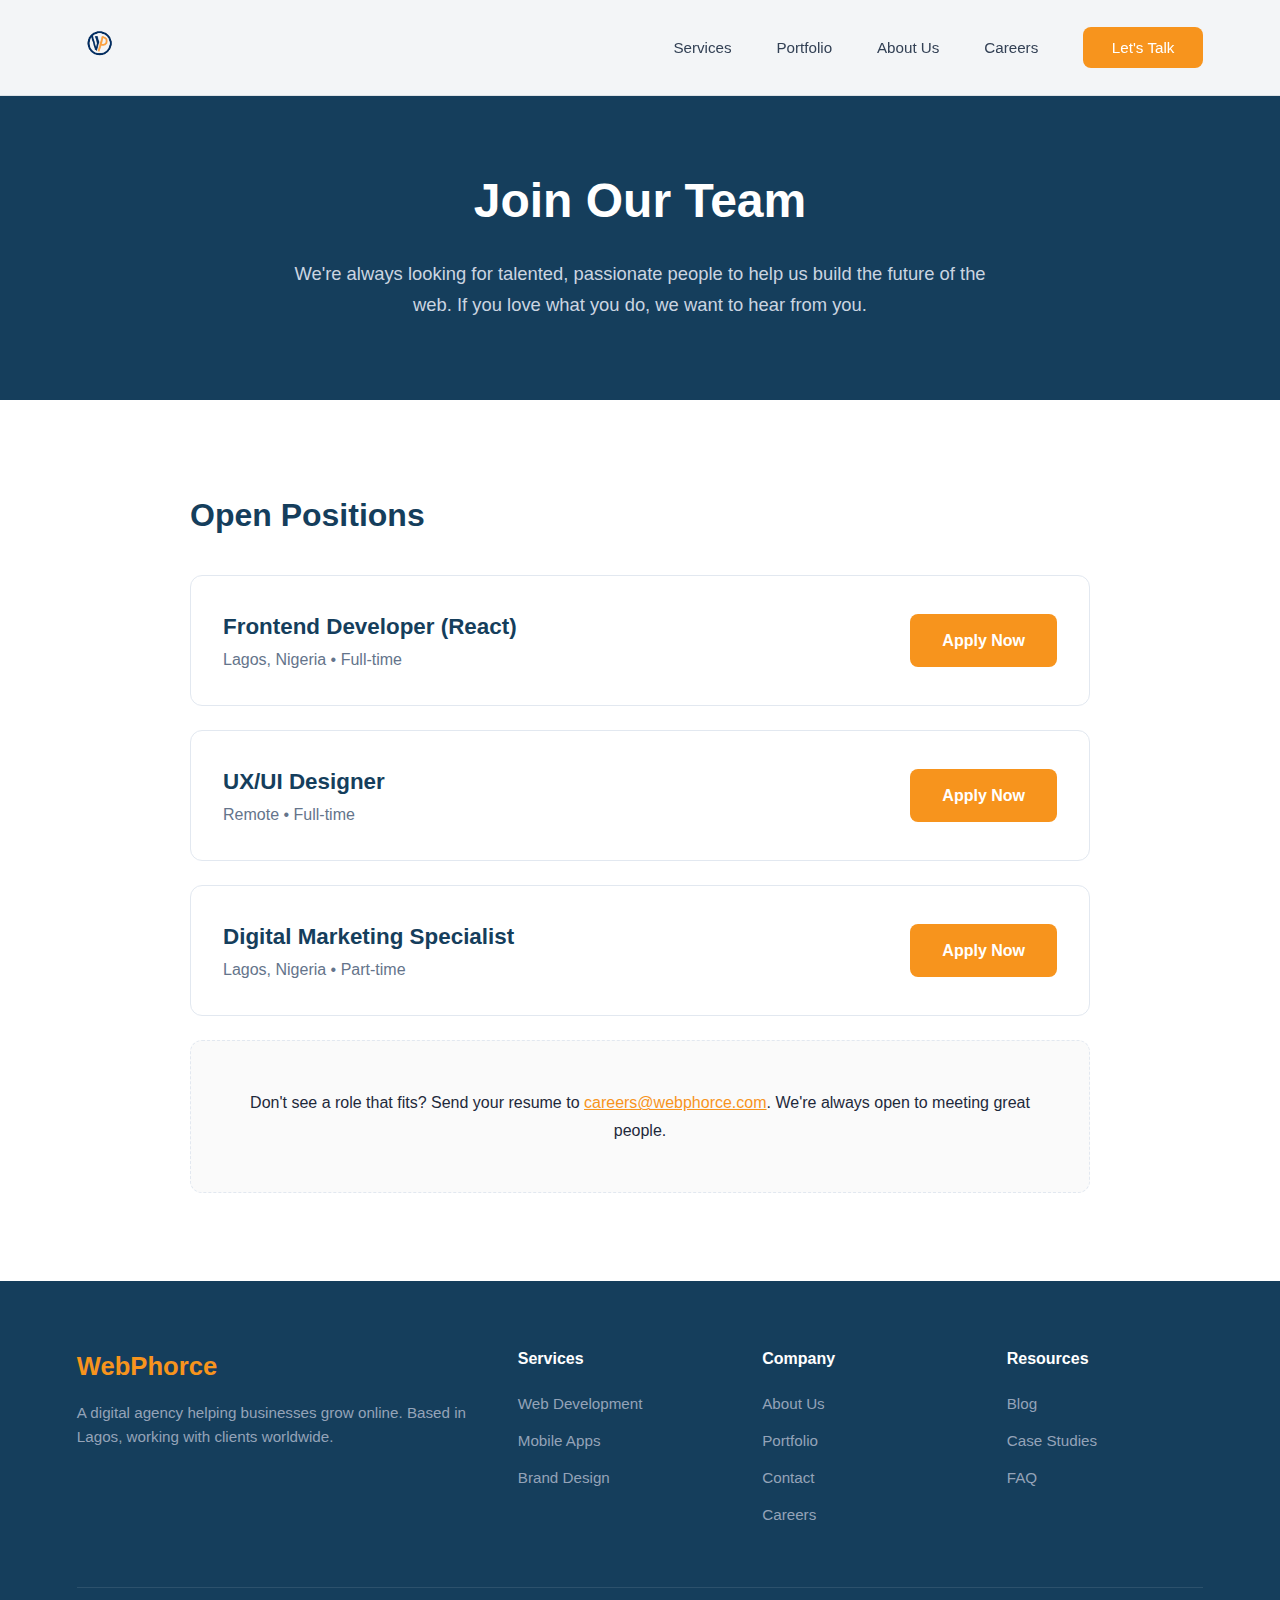
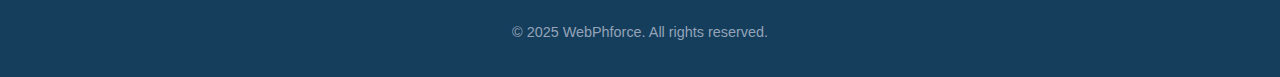
<file: careers.html>
<!DOCTYPE html>
<html lang="en">
<head>
    <meta charset="UTF-8">
    <meta name="viewport" content="width=device-width, initial-scale=1.0">
    <title>Careers - WebPhorce</title>
    <style>
        * { margin: 0; padding: 0; box-sizing: border-box; }
        body { font-family: 'Inter', -apple-system, BlinkMacSystemFont, 'Segoe UI', sans-serif; line-height: 1.7; color: #1e293b; background: #fafafa; }
        /* Shared Styles */
        nav { position: fixed; top: 0; width: 100%; background: rgba(255, 255, 255, 0.95); backdrop-filter: blur(8px); z-index: 1000; padding: 1.3rem 6%; border-bottom: 1px solid rgba(21, 62, 92, 0.1); transition: padding 0.3s ease-in-out; }
        .nav-container { max-width: 1300px; margin: 0 auto; display: flex; justify-content: space-between; align-items: center; }
        .logo img { height: 45px; width: auto; }
        .nav-links { display: flex; gap: 2.8rem; list-style: none; align-items: center; }
        .nav-links a { text-decoration: none; color: #334155; font-weight: 500; font-size: 0.95rem; transition: color 0.2s; }
        .nav-links a:hover { color: #f7941d; }
        .cta-btn { background: #f7941d; color: white !important; padding: 0.75rem 1.8rem; border-radius: 8px; font-weight: 600; transition: all 0.2s; }
        .cta-btn:hover { background: #e07d0a; transform: translateY(-1px); }
        .mobile-toggle { display: none; flex-direction: column; justify-content: space-around; width: 28px; height: 22px; background: transparent; border: none; cursor: pointer; padding: 0; z-index: 1001; }
        .mobile-toggle span { width: 28px; height: 3px; background-color: #153e5c; border-radius: 10px; transition: all 0.3s ease-in-out; }
        .mobile-toggle.active span:nth-child(1) { transform: rotate(45deg) translate(6px, 6px); }
        .mobile-toggle.active span:nth-child(2) { opacity: 0; }
        .mobile-toggle.active span:nth-child(3) { transform: rotate(-45deg) translate(6px, -6px); }
        footer { background: #153e5c; color: white; padding: 4rem 6% 2rem; }
        .footer-container { max-width: 1300px; margin: 0 auto; display: grid; grid-template-columns: 2fr 1fr 1fr 1fr; gap: 3rem; margin-bottom: 3rem; }
        .footer-brand h3 { font-size: 1.6rem; margin-bottom: 0.8rem; color: #f7941d; font-weight: 700; }
        .footer-brand p { color: #94a3b8; line-height: 1.6; font-size: 0.95rem; }
        .footer-links h4 { margin-bottom: 1.2rem; color: white; font-weight: 600; font-size: 1rem; }
        .footer-links ul { list-style: none; }
        .footer-links a { color: #94a3b8; text-decoration: none; display: block; margin-bottom: 0.7rem; transition: color 0.2s; font-size: 0.95rem; }
        .footer-links a:hover { color: #f7941d; }
        .footer-bottom { max-width: 1300px; margin: 0 auto; padding-top: 2rem; border-top: 1px solid rgba(255, 255, 255, 0.1); text-align: center; color: #94a3b8; font-size: 0.9rem; }
        
        /* Page-specific Styles */
        .page-header { padding: 10rem 6% 5rem; background: #153e5c; text-align: center; }
        .page-header h1 { font-size: 3rem; color: white; margin-bottom: 1rem; }
        .page-header p { font-size: 1.15rem; color: #cbd5e1; max-width: 700px; margin: 0 auto; }

        .careers-section { padding: 5.5rem 6%; background: white; }
        .careers-container { max-width: 900px; margin: 0 auto; }
        .careers-container h2 { font-size: 2rem; color: #153e5c; margin-bottom: 2rem; }

        .job-listing {
            background: white;
            padding: 2rem;
            border: 1px solid #e2e8f0;
            border-radius: 12px;
            margin-bottom: 1.5rem;
            display: flex;
            justify-content: space-between;
            align-items: center;
            flex-wrap: wrap;
            gap: 1rem;
        }
        .job-info h3 { font-size: 1.4rem; color: #153e5c; }
        .job-info p { color: #64748b; }
        .apply-btn {
            background: #f7941d;
            color: white;
            padding: 0.8rem 2rem;
            border-radius: 8px;
            text-decoration: none;
            font-weight: 600;
            transition: background 0.2s;
        }
        .apply-btn:hover { background: #e07d0a; }

        .no-openings {
            text-align: center;
            padding: 3rem;
            background: #fafafa;
            border: 1px dashed #e2e8f0;
            border-radius: 12px;
        }

        @media (max-width: 968px) {
            .nav-links { position: fixed; top: 73px; right: -100%; width: 80%; height: calc(100vh - 73px); background: white; flex-direction: column; align-items: center; justify-content: flex-start; padding-top: 3rem; gap: 2.5rem; transition: right 0.4s ease-in-out; box-shadow: -5px 0 15px rgba(0,0,0,0.1); }
            .nav-links.active { right: 0; }
            .mobile-toggle { display: flex; }
            .footer-container { grid-template-columns: 1fr; }
        }
    </style>
</head>
<body>
    <!-- Navigation -->
    <nav>
        <div class="nav-container">
            <a href="index.html" class="logo">
                <img src="images/image.png" alt="WebPhforce Logo">
            </a>
            <ul class="nav-links">
                <li><a href="index.html#services">Services</a></li>
                <li><a href="portfolio.html">Portfolio</a></li>
                <li><a href="about.html">About Us</a></li>
                <li><a href="careers.html">Careers</a></li>
                <li><a href="contact.html" class="cta-btn">Let's Talk</a></li>
            </ul>
            <button class="mobile-toggle" id="mobileToggle">
                <span></span><span></span><span></span>
            </button>
        </div>
    </nav>

    <main>
        <section class="page-header">
            <h1>Join Our Team</h1>
            <p>We're always looking for talented, passionate people to help us build the future of the web. If you love what you do, we want to hear from you.</p>
        </section>

        <section class="careers-section">
            <div class="careers-container">
                <h2>Open Positions</h2>
                <div class="job-listing">
                    <div class="job-info">
                        <h3>Frontend Developer (React)</h3>
                        <p>Lagos, Nigeria • Full-time</p>
                    </div>
                    <a href="#" class="apply-btn">Apply Now</a>
                </div>
                <div class="job-listing">
                    <div class="job-info">
                        <h3>UX/UI Designer</h3>
                        <p>Remote • Full-time</p>
                    </div>
                    <a href="#" class="apply-btn">Apply Now</a>
                </div>
                <div class="job-listing">
                    <div class="job-info">
                        <h3>Digital Marketing Specialist</h3>
                        <p>Lagos, Nigeria • Part-time</p>
                    </div>
                    <a href="#" class="apply-btn">Apply Now</a>
                </div>

                <div class="no-openings">
                    <p>Don't see a role that fits? Send your resume to <a href="mailto:careers@webphorce.com" style="color: #f7941d;">careers@webphorce.com</a>. We're always open to meeting great people.</p>
                </div>
            </div>
        </section>
    </main>

    <!-- Footer -->
    <footer>
        <div class="footer-container">
            <div class="footer-brand">
                <h3>WebPhorce</h3>
                <p>A digital agency helping businesses grow online. Based in Lagos, working with clients worldwide.</p>
            </div>
            <div class="footer-links">
                <h4>Services</h4>
                <ul>
                    <li><a href="index.html#services">Web Development</a></li>
                    <li><a href="index.html#services">Mobile Apps</a></li>
                    <li><a href="index.html#services">Brand Design</a></li>
                </ul>
            </div>
            <div class="footer-links">
                <h4>Company</h4>
                <ul>
                    <li><a href="about.html">About Us</a></li>
                    <li><a href="portfolio.html">Portfolio</a></li>
                    <li><a href="contact.html">Contact</a></li>
                    <li><a href="careers.html">Careers</a></li>
                </ul>
            </div>
            <div class="footer-links">
                <h4>Resources</h4>
                <ul>
                    <li><a href="blog.html">Blog</a></li>
                    <li><a href="casestudy.html">Case Studies</a></li>
                    <li><a href="faq.html">FAQ</a></li>
                </ul>
            </div>
        </div>
        <div class="footer-bottom">
            <p>© 2025 WebPhforce. All rights reserved.</p>
        </div>
    </footer>

    <script>
        const mobileToggle = document.getElementById('mobileToggle');
        const navLinks = document.querySelector('.nav-links');
        mobileToggle.addEventListener('click', () => {
            navLinks.classList.toggle('active');
            mobileToggle.classList.toggle('active');
        });
    </script>
</body>
</html>
</file>
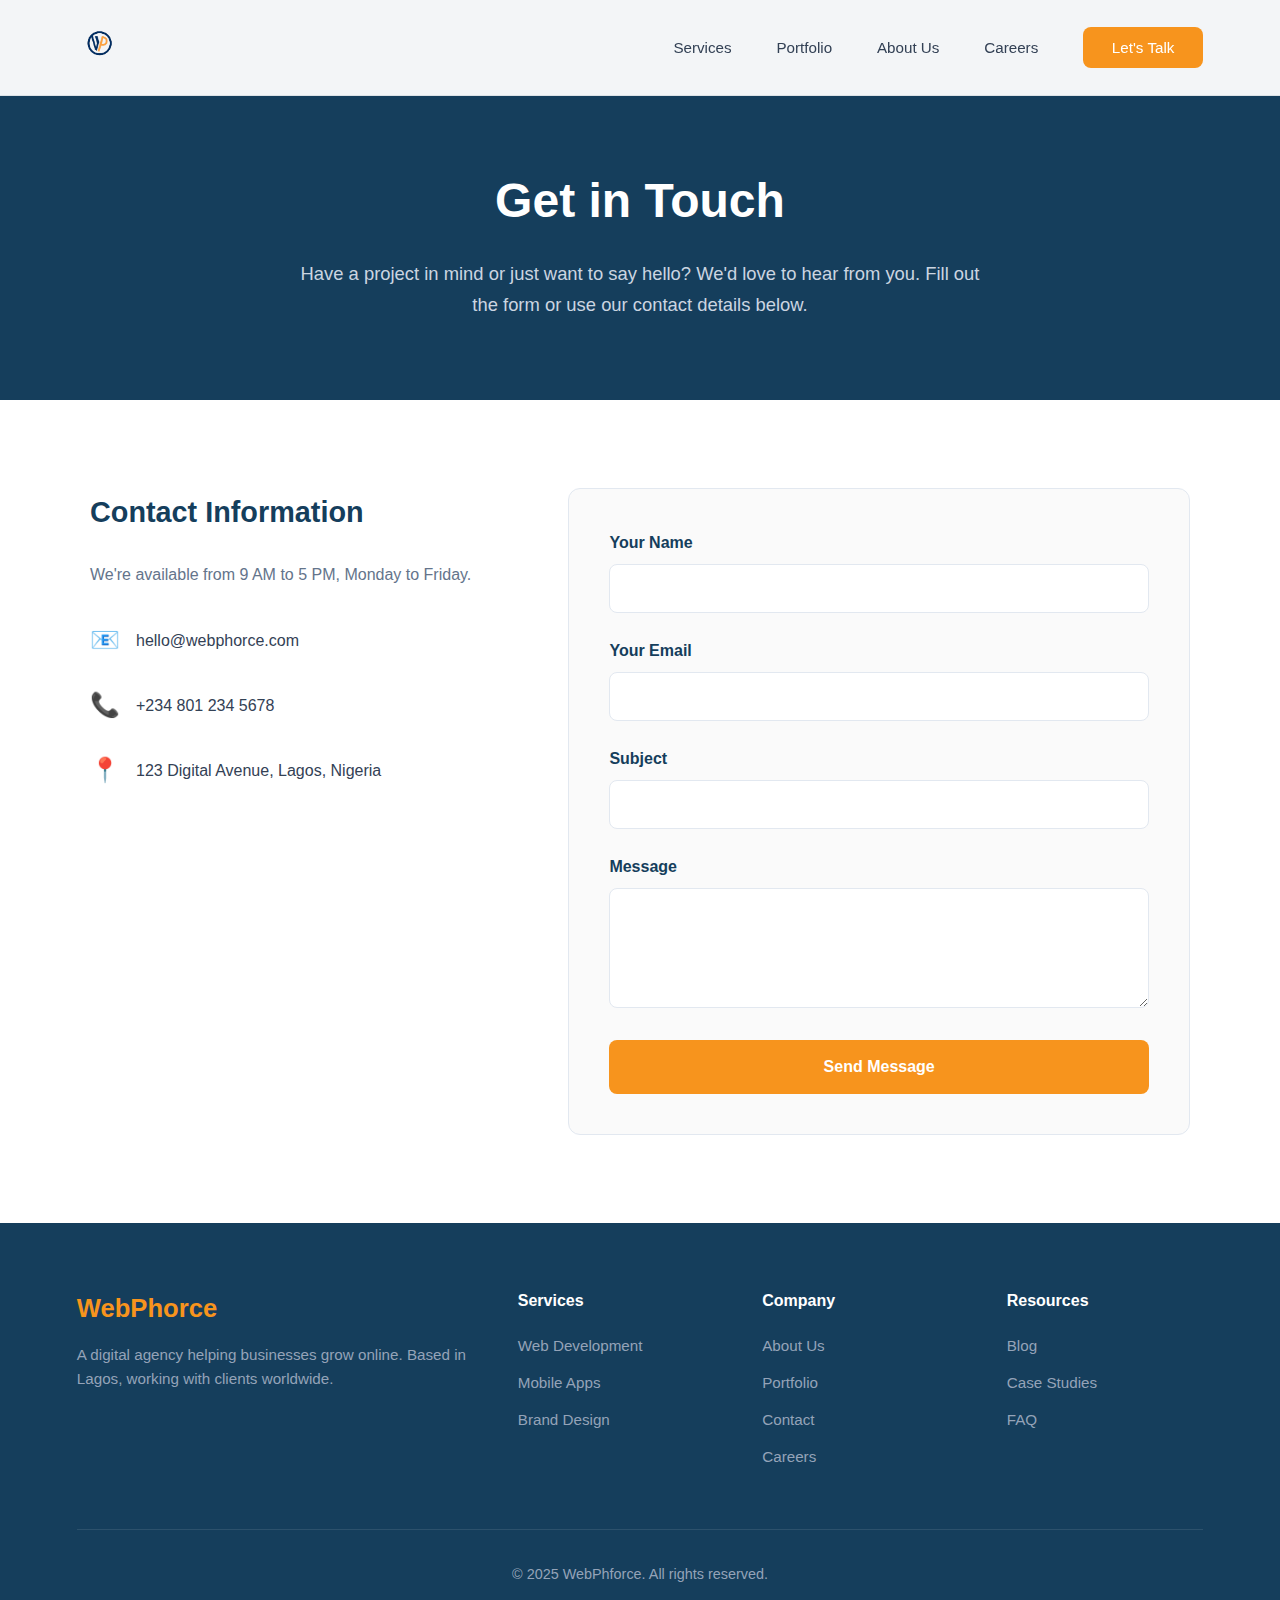
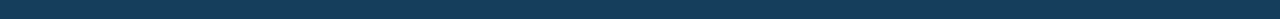
<file: contact.html>
<!DOCTYPE html>
<html lang="en">
<head>
    <meta charset="UTF-8">
    <meta name="viewport" content="width=device-width, initial-scale=1.0">
    <title>Contact Us - WebPhorce</title>
    <style>
        * { margin: 0; padding: 0; box-sizing: border-box; }
        body { font-family: 'Inter', -apple-system, BlinkMacSystemFont, 'Segoe UI', sans-serif; line-height: 1.7; color: #1e293b; background: #fafafa; }
        /* Shared Styles */
        nav { position: fixed; top: 0; width: 100%; background: rgba(255, 255, 255, 0.95); backdrop-filter: blur(8px); z-index: 1000; padding: 1.3rem 6%; border-bottom: 1px solid rgba(21, 62, 92, 0.1); transition: padding 0.3s ease-in-out; }
        .nav-container { max-width: 1300px; margin: 0 auto; display: flex; justify-content: space-between; align-items: center; }
        .logo img { height: 45px; width: auto; }
        .nav-links { display: flex; gap: 2.8rem; list-style: none; align-items: center; }
        .nav-links a { text-decoration: none; color: #334155; font-weight: 500; font-size: 0.95rem; transition: color 0.2s; }
        .nav-links a:hover { color: #f7941d; }
        .cta-btn { background: #f7941d; color: white !important; padding: 0.75rem 1.8rem; border-radius: 8px; font-weight: 600; transition: all 0.2s; }
        .cta-btn:hover { background: #e07d0a; transform: translateY(-1px); }
        .mobile-toggle { display: none; flex-direction: column; justify-content: space-around; width: 28px; height: 22px; background: transparent; border: none; cursor: pointer; padding: 0; z-index: 1001; }
        .mobile-toggle span { width: 28px; height: 3px; background-color: #153e5c; border-radius: 10px; transition: all 0.3s ease-in-out; }
        .mobile-toggle.active span:nth-child(1) { transform: rotate(45deg) translate(6px, 6px); }
        .mobile-toggle.active span:nth-child(2) { opacity: 0; }
        .mobile-toggle.active span:nth-child(3) { transform: rotate(-45deg) translate(6px, -6px); }
        footer { background: #153e5c; color: white; padding: 4rem 6% 2rem; }
        .footer-container { max-width: 1300px; margin: 0 auto; display: grid; grid-template-columns: 2fr 1fr 1fr 1fr; gap: 3rem; margin-bottom: 3rem; }
        .footer-brand h3 { font-size: 1.6rem; margin-bottom: 0.8rem; color: #f7941d; font-weight: 700; }
        .footer-brand p { color: #94a3b8; line-height: 1.6; font-size: 0.95rem; }
        .footer-links h4 { margin-bottom: 1.2rem; color: white; font-weight: 600; font-size: 1rem; }
        .footer-links ul { list-style: none; }
        .footer-links a { color: #94a3b8; text-decoration: none; display: block; margin-bottom: 0.7rem; transition: color 0.2s; font-size: 0.95rem; }
        .footer-links a:hover { color: #f7941d; }
        .footer-bottom { max-width: 1300px; margin: 0 auto; padding-top: 2rem; border-top: 1px solid rgba(255, 255, 255, 0.1); text-align: center; color: #94a3b8; font-size: 0.9rem; }
        .primary-btn { background: #f7941d; color: white; padding: 1.1rem 2.5rem; border: none; border-radius: 8px; font-size: 1rem; font-weight: 600; cursor: pointer; transition: all 0.2s; }
        .primary-btn:hover { background: #e07d0a; transform: translateY(-2px); }

        /* Page-specific Styles */
        .page-header { padding: 10rem 6% 5rem; background: #153e5c; text-align: center; }
        .page-header h1 { font-size: 3rem; color: white; margin-bottom: 1rem; }
        .page-header p { font-size: 1.15rem; color: #cbd5e1; max-width: 700px; margin: 0 auto; }

        .contact-section { padding: 5.5rem 6%; background: white; }
        .contact-container {
            max-width: 1100px;
            margin: 0 auto;
            display: grid;
            grid-template-columns: 1fr 1.5fr;
            gap: 4rem;
            align-items: flex-start;
        }
        .contact-info h3 { font-size: 1.8rem; color: #153e5c; margin-bottom: 1.5rem; }
        .contact-info p { color: #64748b; margin-bottom: 2rem; }
        .contact-details { list-style: none; }
        .contact-details li { display: flex; align-items: center; gap: 1rem; margin-bottom: 1.5rem; color: #334155; }
        .contact-details .icon { font-size: 1.5rem; color: #f7941d; }

        .contact-form { background: #fafafa; padding: 2.5rem; border-radius: 12px; border: 1px solid #e2e8f0; }
        .form-group { margin-bottom: 1.5rem; }
        .form-group label { display: block; margin-bottom: 0.5rem; font-weight: 600; color: #153e5c; }
        .form-group input, .form-group textarea {
            width: 100%;
            padding: 0.9rem 1rem;
            border: 1px solid #e2e8f0;
            border-radius: 8px;
            font-size: 1rem;
            font-family: inherit;
        }
        .form-group textarea { min-height: 120px; resize: vertical; }

        @media (max-width: 968px) {
            .nav-links { position: fixed; top: 73px; right: -100%; width: 80%; height: calc(100vh - 73px); background: white; flex-direction: column; align-items: center; justify-content: flex-start; padding-top: 3rem; gap: 2.5rem; transition: right 0.4s ease-in-out; box-shadow: -5px 0 15px rgba(0,0,0,0.1); }
            .nav-links.active { right: 0; }
            .mobile-toggle { display: flex; }
            .footer-container { grid-template-columns: 1fr; }
            .contact-container { grid-template-columns: 1fr; }
        }
    </style>
</head>
<body>
    <!-- Navigation -->
    <nav>
        <div class="nav-container">
            <a href="index.html" class="logo">
                <img src="images/image.png" alt="WebPhforce Logo">
            </a>
            <ul class="nav-links">
                <li><a href="index.html#services">Services</a></li>
                <li><a href="portfolio.html">Portfolio</a></li>
                <li><a href="about.html">About Us</a></li>
                <li><a href="careers.html">Careers</a></li>
                <li><a href="contact.html" class="cta-btn">Let's Talk</a></li>
            </ul>
            <button class="mobile-toggle" id="mobileToggle">
                <span></span><span></span><span></span>
            </button>
        </div>
    </nav>

    <main>
        <section class="page-header">
            <h1>Get in Touch</h1>
            <p>Have a project in mind or just want to say hello? We'd love to hear from you. Fill out the form or use our contact details below.</p>
        </section>

        <section class="contact-section">
            <div class="contact-container">
                <div class="contact-info">
                    <h3>Contact Information</h3>
                    <p>We're available from 9 AM to 5 PM, Monday to Friday.</p>
                    <ul class="contact-details">
                        <li><span class="icon">📧</span> <span>hello@webphorce.com</span></li>
                        <li><span class="icon">📞</span> <span>+234 801 234 5678</span></li>
                        <li><span class="icon">📍</span> <span>123 Digital Avenue, Lagos, Nigeria</span></li>
                    </ul>
                </div>
                <div class="contact-form">
                    <form>
                        <div class="form-group">
                            <label for="name">Your Name</label>
                            <input type="text" id="name" name="name" required>
                        </div>
                        <div class="form-group">
                            <label for="email">Your Email</label>
                            <input type="email" id="email" name="email" required>
                        </div>
                        <div class="form-group">
                            <label for="subject">Subject</label>
                            <input type="text" id="subject" name="subject">
                        </div>
                        <div class="form-group">
                            <label for="message">Message</label>
                            <textarea id="message" name="message" required></textarea>
                        </div>
                        <button type="submit" class="primary-btn" style="width: 100%;">Send Message</button>
                    </form>
                </div>
            </div>
        </section>
    </main>

    <!-- Footer -->
    <footer>
        <div class="footer-container">
            <div class="footer-brand">
                <h3>WebPhorce</h3>
                <p>A digital agency helping businesses grow online. Based in Lagos, working with clients worldwide.</p>
            </div>
            <div class="footer-links">
                <h4>Services</h4>
                <ul>
                    <li><a href="index.html#services">Web Development</a></li>
                    <li><a href="index.html#services">Mobile Apps</a></li>
                    <li><a href="index.html#services">Brand Design</a></li>
                </ul>
            </div>
            <div class="footer-links">
                <h4>Company</h4>
                <ul>
                    <li><a href="about.html">About Us</a></li>
                    <li><a href="portfolio.html">Portfolio</a></li>
                    <li><a href="contact.html">Contact</a></li>
                    <li><a href="careers.html">Careers</a></li>
                </ul>
            </div>
            <div class="footer-links">
                <h4>Resources</h4>
                <ul>
                    <li><a href="blog.html">Blog</a></li>
                    <li><a href="casestudy.html">Case Studies</a></li>
                    <li><a href="faq.html">FAQ</a></li>
                </ul>
            </div>
        </div>
        <div class="footer-bottom">
            <p>© 2025 WebPhforce. All rights reserved.</p>
        </div>
    </footer>

    <script>
        const mobileToggle = document.getElementById('mobileToggle');
        const navLinks = document.querySelector('.nav-links');
        mobileToggle.addEventListener('click', () => {
            navLinks.classList.toggle('active');
            mobileToggle.classList.toggle('active');
        });
    </script>
</body>
</html>
</file>
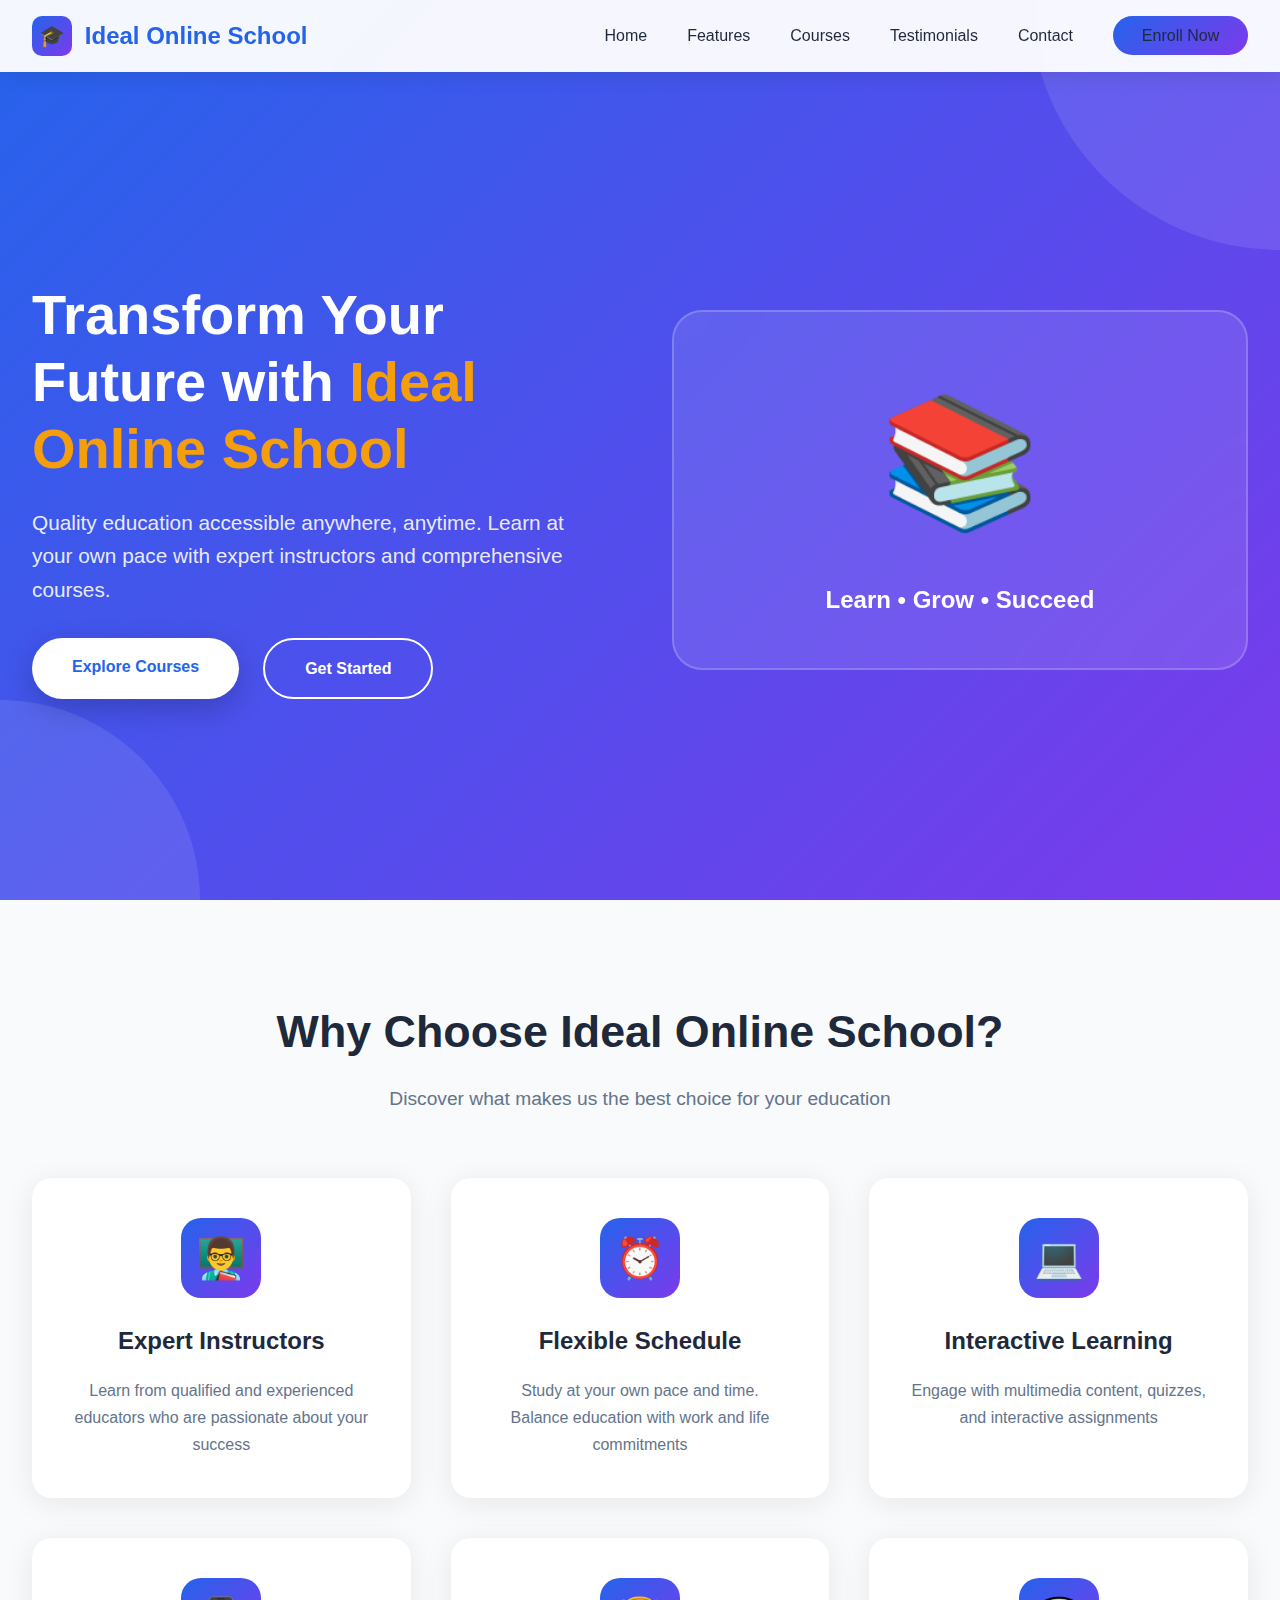
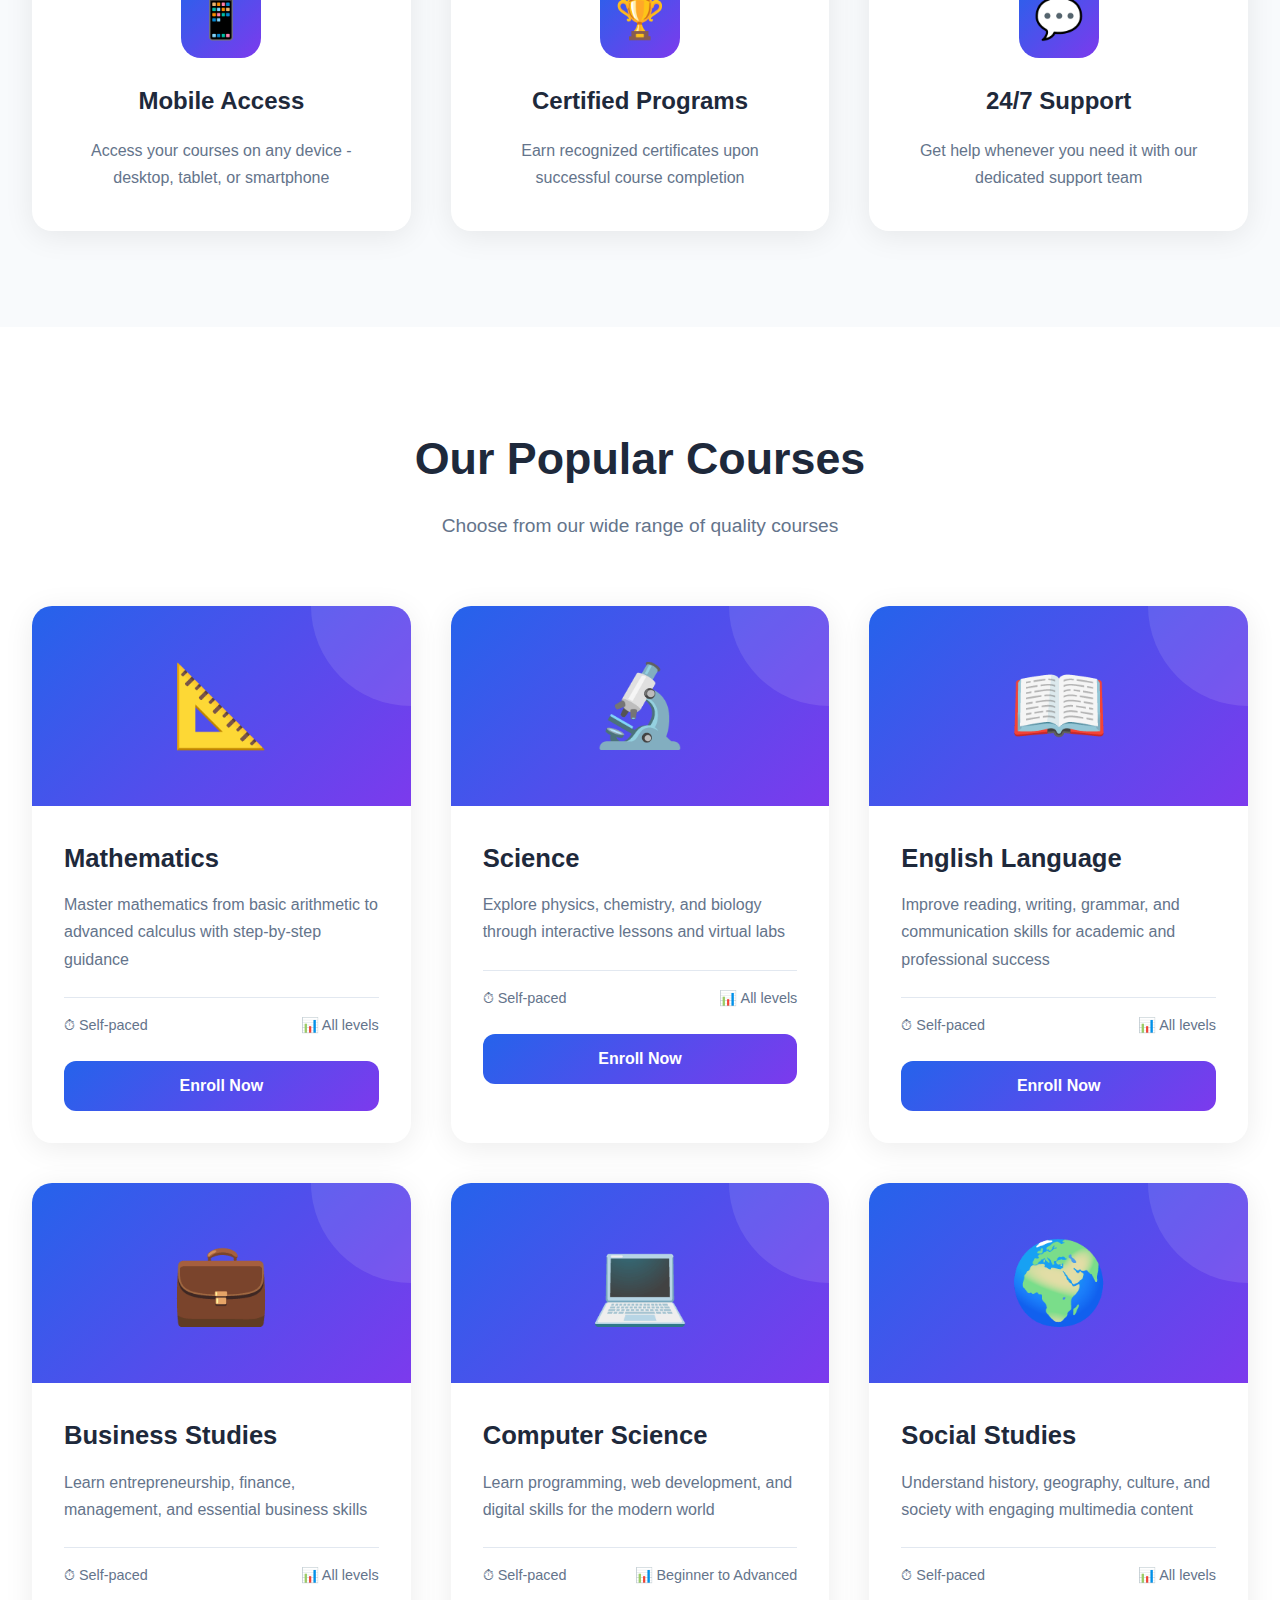
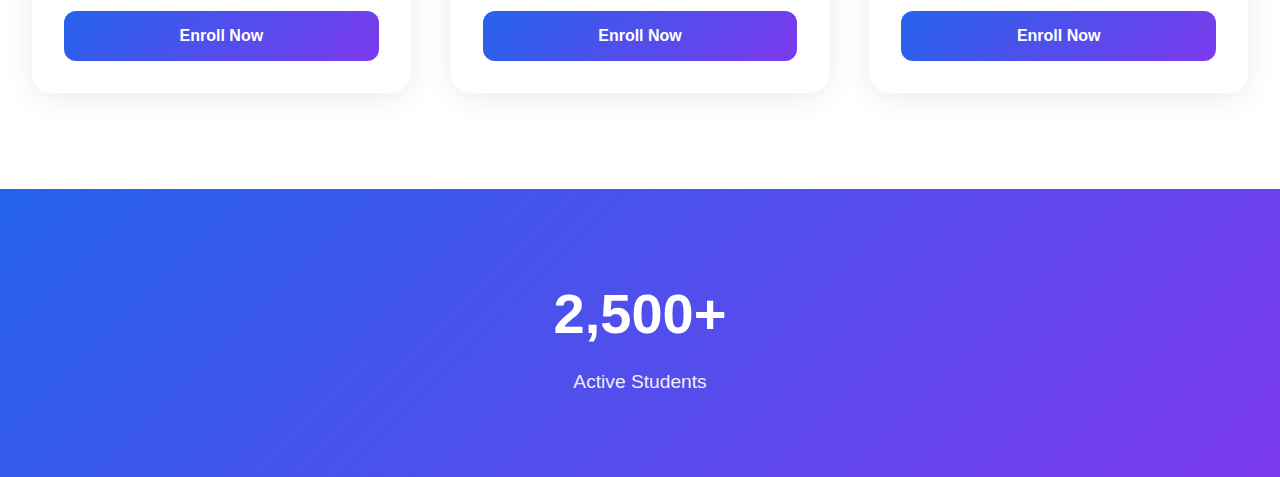
<file: idea.html>
<!DOCTYPE html>

<html lang="en">
<head>
    <meta charset="UTF-8">
    <meta name="viewport" content="width=device-width, initial-scale=1.0">
    <title>Ideal Online School - Transform Your Future Through Education</title>
    <style>
        * {
            margin: 0;
            padding: 0;
            box-sizing: border-box;
        }


    :root {
        --primary: #2563eb;
        --secondary: #7c3aed;
        --accent: #f59e0b;
        --dark: #1e293b;
        --light: #f8fafc;
        --success: #10b981;
    }

    body {
        font-family: 'Segoe UI', Tahoma, Geneva, Verdana, sans-serif;
        line-height: 1.6;
        color: var(--dark);
        overflow-x: hidden;
    }

    /* Navigation */
    .navbar {
        position: fixed;
        top: 0;
        width: 100%;
        background: rgba(255, 255, 255, 0.95);
        backdrop-filter: blur(10px);
        box-shadow: 0 2px 20px rgba(0,0,0,0.1);
        z-index: 1000;
        transition: all 0.3s ease;
    }

    .navbar.scrolled {
        background: rgba(255, 255, 255, 0.98);
        box-shadow: 0 2px 30px rgba(0,0,0,0.15);
    }

    .nav-container {
        max-width: 1400px;
        margin: 0 auto;
        padding: 1rem 2rem;
        display: flex;
        justify-content: space-between;
        align-items: center;
    }

    .brand {
        display: flex;
        align-items: center;
        gap: 0.8rem;
        font-size: 1.5rem;
        font-weight: 700;
        color: var(--primary);
        text-decoration: none;
    }

    .brand-icon {
        width: 40px;
        height: 40px;
        background: linear-gradient(135deg, var(--primary), var(--secondary));
        border-radius: 10px;
        display: flex;
        align-items: center;
        justify-content: center;
        color: white;
        font-size: 1.3rem;
    }

    .nav-links {
        display: flex;
        list-style: none;
        gap: 2.5rem;
        align-items: center;
    }

    .nav-links a {
        color: var(--dark);
        text-decoration: none;
        font-weight: 500;
        transition: color 0.3s;
        position: relative;
    }

    .nav-links a::after {
        content: '';
        position: absolute;
        bottom: -5px;
        left: 0;
        width: 0;
        height: 2px;
        background: var(--primary);
        transition: width 0.3s;
    }

    .nav-links a:hover::after {
        width: 100%;
    }

    .nav-links a:hover {
        color: var(--primary);
    }

    .enroll-btn-nav {
        background: linear-gradient(135deg, var(--primary), var(--secondary));
        color: white;
        padding: 0.7rem 1.8rem;
        border-radius: 50px;
        text-decoration: none;
        font-weight: 600;
        transition: transform 0.3s, box-shadow 0.3s;
    }

    .enroll-btn-nav:hover {
        transform: translateY(-2px);
        box-shadow: 0 10px 25px rgba(37, 99, 235, 0.3);
    }

    .mobile-toggle {
        display: none;
        flex-direction: column;
        gap: 5px;
        cursor: pointer;
        background: none;
        border: none;
    }

    .mobile-toggle span {
        width: 25px;
        height: 3px;
        background: var(--dark);
        transition: 0.3s;
    }

    /* Hero Section */
    .hero {
        min-height: 100vh;
        background: linear-gradient(135deg, var(--primary) 0%, var(--secondary) 100%);
        display: flex;
        align-items: center;
        padding-top: 80px;
        position: relative;
        overflow: hidden;
    }

    .hero::before {
        content: '';
        position: absolute;
        width: 500px;
        height: 500px;
        background: rgba(255, 255, 255, 0.1);
        border-radius: 50%;
        top: -250px;
        right: -250px;
    }

    .hero::after {
        content: '';
        position: absolute;
        width: 400px;
        height: 400px;
        background: rgba(255, 255, 255, 0.1);
        border-radius: 50%;
        bottom: -200px;
        left: -200px;
    }

    .hero-container {
        max-width: 1400px;
        margin: 0 auto;
        padding: 2rem;
        display: grid;
        grid-template-columns: 1fr 1fr;
        gap: 4rem;
        align-items: center;
        position: relative;
        z-index: 1;
    }

    .hero-content h1 {
        font-size: 3.5rem;
        color: white;
        margin-bottom: 1.5rem;
        line-height: 1.2;
        animation: fadeInUp 0.8s ease;
    }

    .hero-content h1 span {
        color: var(--accent);
    }

    .hero-content p {
        font-size: 1.3rem;
        color: rgba(255, 255, 255, 0.9);
        margin-bottom: 2rem;
        animation: fadeInUp 1s ease;
    }

    .hero-buttons {
        display: flex;
        gap: 1.5rem;
        animation: fadeInUp 1.2s ease;
    }

    .btn-primary {
        background: white;
        color: var(--primary);
        padding: 1rem 2.5rem;
        border-radius: 50px;
        text-decoration: none;
        font-weight: 600;
        transition: all 0.3s;
        box-shadow: 0 10px 30px rgba(0, 0, 0, 0.2);
    }

    .btn-primary:hover {
        transform: translateY(-3px);
        box-shadow: 0 15px 40px rgba(0, 0, 0, 0.3);
    }

    .btn-secondary {
        background: transparent;
        color: white;
        padding: 1rem 2.5rem;
        border: 2px solid white;
        border-radius: 50px;
        text-decoration: none;
        font-weight: 600;
        transition: all 0.3s;
    }

    .btn-secondary:hover {
        background: white;
        color: var(--primary);
    }

    .hero-image {
        animation: float 3s ease-in-out infinite;
        text-align: center;
    }

    .hero-image-content {
        background: rgba(255, 255, 255, 0.1);
        backdrop-filter: blur(20px);
        border-radius: 30px;
        padding: 3rem;
        border: 2px solid rgba(255, 255, 255, 0.2);
    }

    .hero-icon {
        font-size: 8rem;
        margin-bottom: 1rem;
    }

    /* Features Section */
    .features {
        padding: 6rem 2rem;
        background: var(--light);
    }

    .section-title {
        text-align: center;
        font-size: 2.8rem;
        color: var(--dark);
        margin-bottom: 1rem;
    }

    .section-subtitle {
        text-align: center;
        font-size: 1.2rem;
        color: #64748b;
        margin-bottom: 4rem;
    }

    .features-grid {
        max-width: 1400px;
        margin: 0 auto;
        display: grid;
        grid-template-columns: repeat(auto-fit, minmax(280px, 1fr));
        gap: 2.5rem;
    }

    .feature-card {
        background: white;
        padding: 2.5rem;
        border-radius: 20px;
        box-shadow: 0 5px 30px rgba(0, 0, 0, 0.08);
        transition: all 0.3s;
        text-align: center;
    }

    .feature-card:hover {
        transform: translateY(-10px);
        box-shadow: 0 15px 50px rgba(0, 0, 0, 0.15);
    }

    .feature-icon {
        width: 80px;
        height: 80px;
        background: linear-gradient(135deg, var(--primary), var(--secondary));
        border-radius: 20px;
        display: flex;
        align-items: center;
        justify-content: center;
        font-size: 2.5rem;
        margin: 0 auto 1.5rem;
        color: white;
    }

    .feature-card h3 {
        font-size: 1.5rem;
        color: var(--dark);
        margin-bottom: 1rem;
    }

    .feature-card p {
        color: #64748b;
        line-height: 1.7;
    }

    /* Courses Section */
    .courses {
        padding: 6rem 2rem;
        background: white;
    }

    .courses-grid {
        max-width: 1400px;
        margin: 0 auto;
        display: grid;
        grid-template-columns: repeat(auto-fit, minmax(320px, 1fr));
        gap: 2.5rem;
    }

    .course-card {
        background: white;
        border-radius: 20px;
        overflow: hidden;
        box-shadow: 0 5px 30px rgba(0, 0, 0, 0.08);
        transition: all 0.3s;
    }

    .course-card:hover {
        transform: translateY(-10px);
        box-shadow: 0 15px 50px rgba(0, 0, 0, 0.15);
    }

    .course-header {
        height: 200px;
        background: linear-gradient(135deg, var(--primary), var(--secondary));
        display: flex;
        align-items: center;
        justify-content: center;
        font-size: 5rem;
        position: relative;
        overflow: hidden;
    }

    .course-header::before {
        content: '';
        position: absolute;
        width: 200px;
        height: 200px;
        background: rgba(255, 255, 255, 0.1);
        border-radius: 50%;
        top: -100px;
        right: -100px;
    }

    .course-body {
        padding: 2rem;
    }

    .course-title {
        font-size: 1.6rem;
        color: var(--dark);
        margin-bottom: 0.8rem;
    }

    .course-description {
        color: #64748b;
        margin-bottom: 1.5rem;
        line-height: 1.7;
    }

    .course-meta {
        display: flex;
        justify-content: space-between;
        margin-bottom: 1.5rem;
        padding-top: 1rem;
        border-top: 1px solid #e2e8f0;
    }

    .course-meta-item {
        display: flex;
        align-items: center;
        gap: 0.5rem;
        color: #64748b;
        font-size: 0.9rem;
    }

    .course-btn {
        width: 100%;
        background: linear-gradient(135deg, var(--primary), var(--secondary));
        color: white;
        padding: 1rem;
        border: none;
        border-radius: 12px;
        font-weight: 600;
        font-size: 1rem;
        cursor: pointer;
        transition: all 0.3s;
    }

    .course-btn:hover {
        transform: translateY(-2px);
        box-shadow: 0 10px 25px rgba(37, 99, 235, 0.3);
    }

    /* Stats Section */
    .stats {
        background: linear-gradient(135deg, var(--primary), var(--secondary));
        padding: 5rem 2rem;
        color: white;
    }

    .stats-grid {
        max-width: 1400px;
        margin: 0 auto;
        display: grid;
        grid-template-columns: repeat(auto-fit, minmax(250px, 1fr));
        gap: 3rem;
        text-align: center;
    }

    .stat-item {
        animation: fadeInUp 0.8s ease;
    }

    .stat-number {
        font-size: 3.5rem;
        font-weight: 700;
        display: block;
        margin-bottom: 0.5rem;
    }

    .stat-label {
        font-size: 1.2rem;
        opacity: 0.9;
    }

    /* Testimonials Section */
    .testimonials {
        padding: 6rem 2rem;
        background: var(--light);
    }

    .testimonials-grid {
        max-width: 1400px;
        margin: 0 auto;
        display: grid;
        grid-template-columns: repeat(auto-fit, minmax(320px, 1fr));
        gap: 2.5rem;
    }

    .testimonial-card {
        background: white;
        padding: 2.5rem;
        border-radius: 20px;
        box-shadow: 0 5px 30px rgba(0, 0, 0, 0.08);
        position: relative;
    }

    .testimonial-quote {
        font-size: 3rem;
        color: var(--primary);
        opacity: 0.2;
        position: absolute;
        top: 1rem;
        left: 1.5rem;
    }

    .testimonial-text {
        color: #64748b;
        line-height: 1.8;
        margin-bottom: 1.5rem;
        position: relative;
        z-index: 1;
    }

    .testimonial-author {
        display: flex;
        align-items: center;
        gap: 1rem;
    }

    .author-avatar {
        width: 50px;
        height: 50px;
        background: linear-gradient(135deg, var(--primary), var(--secondary));
        border-radius: 50%;
        display: flex;
        align-items: center;
        justify-content: center;
        color: white;
        font-weight: 600;
        font-size: 1.2rem;
    }

    .author-info h4 {
        color: var(--dark);
        margin-bottom: 0.2rem;
    }

    .author-info p {
        color: #64748b;
        font-size: 0.9rem;
    }

    /* Contact Section */
    .contact {
        padding: 6rem 2rem;
        background: white;
    }

    .contact-container {
        max-width: 1000px;
        margin: 0 auto;
        display: grid;
        grid-template-columns: 1fr 1fr;
        gap: 4rem;
    }

    .contact-info h3 {
        font-size: 2rem;
        color: var(--dark);
        margin-bottom: 1.5rem;
    }

    .contact-info p {
        color: #64748b;
        margin-bottom: 2rem;
        line-height: 1.7;
    }

    .contact-item {
        display: flex;
        align-items: center;
        gap: 1rem;
        margin-bottom: 1.5rem;
    }

    .contact-icon {
        width: 50px;
        height: 50px;
        background: linear-gradient(135deg, var(--primary), var(--secondary));
        border-radius: 12px;
        display: flex;
        align-items: center;
        justify-content: center;
        color: white;
        font-size: 1.3rem;
    }

    .contact-details h4 {
        color: var(--dark);
        margin-bottom: 0.3rem;
    }

    .contact-details p {
        color: #64748b;
        margin: 0;
    }

    .contact-form {
        background: var(--light);
        padding: 2.5rem;
        border-radius: 20px;
    }

    .form-group {
        margin-bottom: 1.5rem;
    }

    .form-group label {
        display: block;
        color: var(--dark);
        font-weight: 500;
        margin-bottom: 0.5rem;
    }

    .form-group input,
    .form-group select,
    .form-group textarea {
        width: 100%;
        padding: 1rem;
        border: 2px solid #e2e8f0;
        border-radius: 12px;
        font-size: 1rem;
        transition: border-color 0.3s;
        font-family: inherit;
    }

    .form-group input:focus,
    .form-group select:focus,
    .form-group textarea:focus {
        outline: none;
        border-color: var(--primary);
    }

    .submit-btn {
        width: 100%;
        background: linear-gradient(135deg, var(--primary), var(--secondary));
        color: white;
        padding: 1.2rem;
        border: none;
        border-radius: 12px;
        font-weight: 600;
        font-size: 1.1rem;
        cursor: pointer;
        transition: all 0.3s;
    }

    .submit-btn:hover {
        transform: translateY(-2px);
        box-shadow: 0 10px 30px rgba(37, 99, 235, 0.3);
    }

    /* Footer */
    .footer {
        background: var(--dark);
        color: white;
        padding: 3rem 2rem 1.5rem;
    }

    .footer-content {
        max-width: 1400px;
        margin: 0 auto;
        display: grid;
        grid-template-columns: repeat(auto-fit, minmax(250px, 1fr));
        gap: 3rem;
        margin-bottom: 2rem;
    }

    .footer-section h3 {
        margin-bottom: 1rem;
        color: white;
    }

    .footer-section p,
    .footer-section a {
        color: rgba(255, 255, 255, 0.7);
        text-decoration: none;
        display: block;
        margin-bottom: 0.5rem;
        transition: color 0.3s;
    }

    .footer-section a:hover {
        color: white;
    }

    .social-links {
        display: flex;
        gap: 1rem;
        margin-top: 1rem;
    }

    .social-icon {
        width: 40px;
        height: 40px;
        background: rgba(255, 255, 255, 0.1);
        border-radius: 10px;
        display: flex;
        align-items: center;
        justify-content: center;
        color: white;
        text-decoration: none;
        transition: all 0.3s;
    }

    .social-icon:hover {
        background: var(--primary);
        transform: translateY(-3px);
    }

    .footer-bottom {
        text-align: center;
        padding-top: 2rem;
        border-top: 1px solid rgba(255, 255, 255, 0.1);
        color: rgba(255, 255, 255, 0.6);
    }

    /* Animations */
    @keyframes fadeInUp {
        from {
            opacity: 0;
            transform: translateY(30px);
        }
        to {
            opacity: 1;
            transform: translateY(0);
        }
    }

    @keyframes float {
        0%, 100% {
            transform: translateY(0);
        }
        50% {
            transform: translateY(-20px);
        }
    }

    /* Responsive */
    @media (max-width: 968px) {
        .nav-links {
            display: none;
            position: absolute;
            top: 100%;
            left: 0;
            right: 0;
            background: white;
            flex-direction: column;
            padding: 2rem;
            box-shadow: 0 10px 30px rgba(0, 0, 0, 0.1);
        }

        .nav-links.active {
            display: flex;
        }

        .mobile-toggle {
            display: flex;
        }

        .hero-container {
            grid-template-columns: 1fr;
            text-align: center;
        }

        .hero-content h1 {
            font-size: 2.5rem;
        }

        .hero-buttons {
            justify-content: center;
            flex-wrap: wrap;
        }

        .contact-container {
            grid-template-columns: 1fr;
        }
    }

    @media (max-width: 640px) {
        .hero-content h1 {
            font-size: 2rem;
        }

        .hero-content p {
            font-size: 1.1rem;
        }

        .section-title {
            font-size: 2rem;
        }

        .stat-number {
            font-size: 2.5rem;
        }
    }
</style>


</head>
<body>
    <!-- Navigation -->
    <nav class="navbar" id="navbar">
        <div class="nav-container">
            <a href="#home" class="brand">
                <div class="brand-icon">🎓</div>
                <span>Ideal Online School</span>
            </a>
            <ul class="nav-links" id="navLinks">
                <li><a href="#home">Home</a></li>
                <li><a href="#features">Features</a></li>
                <li><a href="#courses">Courses</a></li>
                <li><a href="#testimonials">Testimonials</a></li>
                <li><a href="#contact">Contact</a></li>
                <li><a href="#contact" class="enroll-btn-nav">Enroll Now</a></li>
            </ul>
            <button class="mobile-toggle" id="mobileToggle">
                <span></span>
                <span></span>
                <span></span>
            </button>
        </div>
    </nav>


<!-- Hero Section -->
<section class="hero" id="home">
    <div class="hero-container">
        <div class="hero-content">
            <h1>Transform Your Future with <span>Ideal Online School</span></h1>
            <p>Quality education accessible anywhere, anytime. Learn at your own pace with expert instructors and comprehensive courses.</p>
            <div class="hero-buttons">
                <a href="#courses" class="btn-primary">Explore Courses</a>
                <a href="#contact" class="btn-secondary">Get Started</a>
            </div>
        </div>
        <div class="hero-image">
            <div class="hero-image-content">
                <div class="hero-icon">📚</div>
                <h3 style="color: white; font-size: 1.5rem;">Learn • Grow • Succeed</h3>
            </div>
        </div>
    </div>
</section>

<!-- Features Section -->
<section class="features" id="features">
    <h2 class="section-title">Why Choose Ideal Online School?</h2>
    <p class="section-subtitle">Discover what makes us the best choice for your education</p>
    <div class="features-grid">
        <div class="feature-card">
            <div class="feature-icon">👨‍🏫</div>
            <h3>Expert Instructors</h3>
            <p>Learn from qualified and experienced educators who are passionate about your success</p>
        </div>
        <div class="feature-card">
            <div class="feature-icon">⏰</div>
            <h3>Flexible Schedule</h3>
            <p>Study at your own pace and time. Balance education with work and life commitments</p>
        </div>
        <div class="feature-card">
            <div class="feature-icon">💻</div>
            <h3>Interactive Learning</h3>
            <p>Engage with multimedia content, quizzes, and interactive assignments</p>
        </div>
        <div class="feature-card">
            <div class="feature-icon">📱</div>
            <h3>Mobile Access</h3>
            <p>Access your courses on any device - desktop, tablet, or smartphone</p>
        </div>
        <div class="feature-card">
            <div class="feature-icon">🏆</div>
            <h3>Certified Programs</h3>
            <p>Earn recognized certificates upon successful course completion</p>
        </div>
        <div class="feature-card">
            <div class="feature-icon">💬</div>
            <h3>24/7 Support</h3>
            <p>Get help whenever you need it with our dedicated support team</p>
        </div>
    </div>
</section>

<!-- Courses Section -->
<section class="courses" id="courses">
    <h2 class="section-title">Our Popular Courses</h2>
    <p class="section-subtitle">Choose from our wide range of quality courses</p>
    <div class="courses-grid">
        <div class="course-card">
            <div class="course-header">📐</div>
            <div class="course-body">
                <h3 class="course-title">Mathematics</h3>
                <p class="course-description">Master mathematics from basic arithmetic to advanced calculus with step-by-step guidance</p>
                <div class="course-meta">
                    <span class="course-meta-item">⏱ Self-paced</span>
                    <span class="course-meta-item">📊 All levels</span>
                </div>
                <button class="course-btn" onclick="selectCourse('Mathematics')">Enroll Now</button>
            </div>
        </div>

        <div class="course-card">
            <div class="course-header">🔬</div>
            <div class="course-body">
                <h3 class="course-title">Science</h3>
                <p class="course-description">Explore physics, chemistry, and biology through interactive lessons and virtual labs</p>
                <div class="course-meta">
                    <span class="course-meta-item">⏱ Self-paced</span>
                    <span class="course-meta-item">📊 All levels</span>
                </div>
                <button class="course-btn" onclick="selectCourse('Science')">Enroll Now</button>
            </div>
        </div>

        <div class="course-card">
            <div class="course-header">📖</div>
            <div class="course-body">
                <h3 class="course-title">English Language</h3>
                <p class="course-description">Improve reading, writing, grammar, and communication skills for academic and professional success</p>
                <div class="course-meta">
                    <span class="course-meta-item">⏱ Self-paced</span>
                    <span class="course-meta-item">📊 All levels</span>
                </div>
                <button class="course-btn" onclick="selectCourse('English Language')">Enroll Now</button>
            </div>
        </div>

        <div class="course-card">
            <div class="course-header">💼</div>
            <div class="course-body">
                <h3 class="course-title">Business Studies</h3>
                <p class="course-description">Learn entrepreneurship, finance, management, and essential business skills</p>
                <div class="course-meta">
                    <span class="course-meta-item">⏱ Self-paced</span>
                    <span class="course-meta-item">📊 All levels</span>
                </div>
                <button class="course-btn" onclick="selectCourse('Business Studies')">Enroll Now</button>
            </div>
        </div>

        <div class="course-card">
            <div class="course-header">💻</div>
            <div class="course-body">
                <h3 class="course-title">Computer Science</h3>
                <p class="course-description">Learn programming, web development, and digital skills for the modern world</p>
                <div class="course-meta">
                    <span class="course-meta-item">⏱ Self-paced</span>
                    <span class="course-meta-item">📊 Beginner to Advanced</span>
                </div>
                <button class="course-btn" onclick="selectCourse('Computer Science')">Enroll Now</button>
            </div>
        </div>

        <div class="course-card">
            <div class="course-header">🌍</div>
            <div class="course-body">
                <h3 class="course-title">Social Studies</h3>
                <p class="course-description">Understand history, geography, culture, and society with engaging multimedia content</p>
                <div class="course-meta">
                    <span class="course-meta-item">⏱ Self-paced</span>
                    <span class="course-meta-item">📊 All levels</span>
                </div>
                <button class="course-btn" onclick="selectCourse('Social Studies')">Enroll Now</button>
            </div>
        </div>
    </div>
</section>

<!-- Stats Section -->
<section class="stats">
    <div class="stats-grid">
        <div class="stat-item">
            <span class="stat-number">2,500+</span>
            <span class="stat-label">Active Students</span>
        </div>
</file>
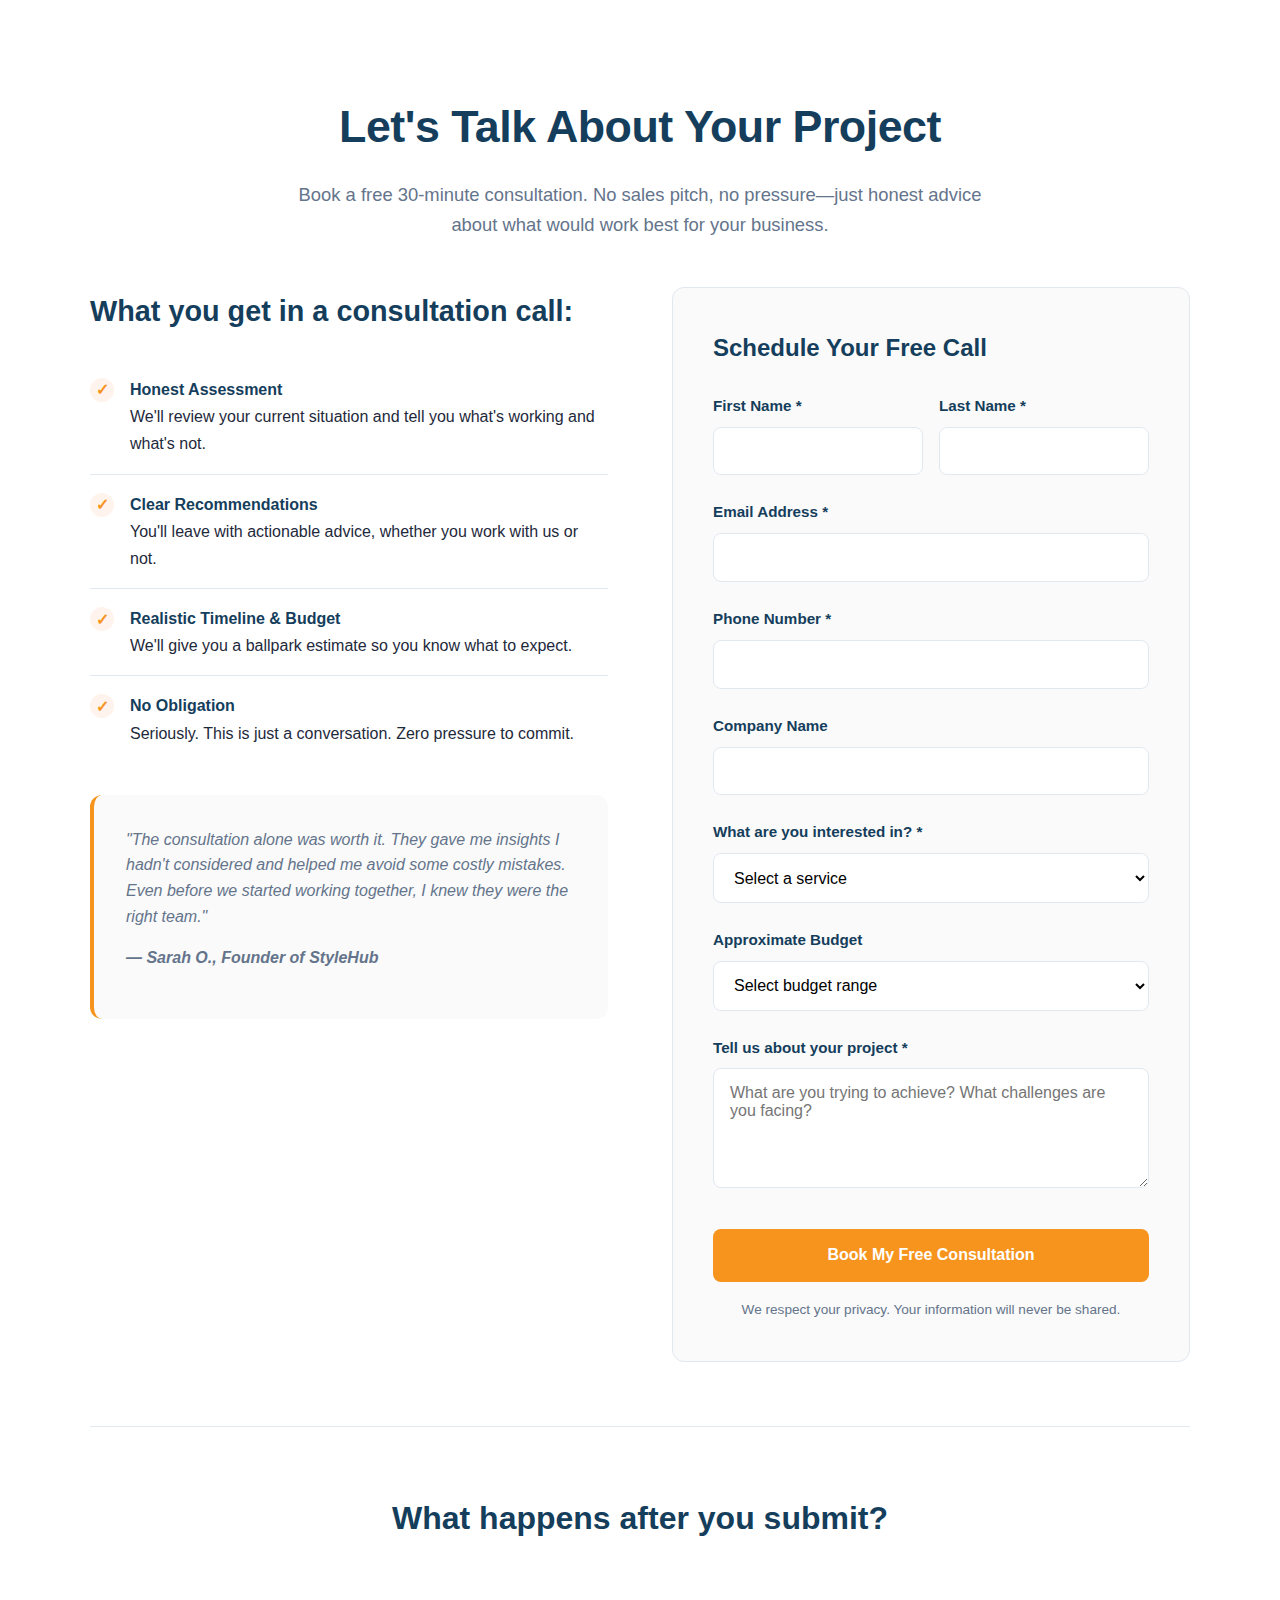
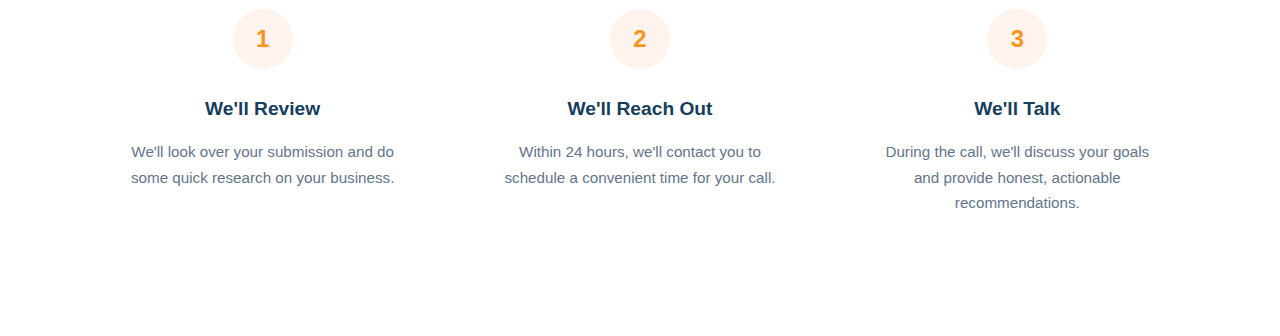
<file: webphorce/consultation.html>
<!DOCTYPE html>
<html lang="en">
<head>
    <meta charset="UTF-8">
    <meta name="viewport" content="width=device-width, initial-scale=1.0">
    <title>Free Consultation - WebPhforce</title>
    <style>
        * {
            margin: 0;
            padding: 0;
            box-sizing: border-box;
        }

        body {
            font-family: 'Inter', -apple-system, BlinkMacSystemFont, 'Segoe UI', sans-serif;
            line-height: 1.7;
            color: #1e293b;
            background: #fafafa;
        }

        /* Consultation Section */
        .consultation-section {
            padding: 5.5rem 6%;
            background: white;
        }

        .consultation-container {
            max-width: 1100px;
            margin: 0 auto;
        }

        .consultation-header {
            text-align: center;
            margin-bottom: 3rem;
        }

        .consultation-header h1 {
            font-size: 2.8rem;
            color: #153e5c;
            margin-bottom: 1rem;
            font-weight: 700;
            letter-spacing: -0.5px;
        }

        .consultation-header p {
            font-size: 1.15rem;
            color: #64748b;
            line-height: 1.6;
            max-width: 700px;
            margin: 0 auto;
        }

        /* Two Column Layout */
        .consultation-content {
            display: grid;
            grid-template-columns: 1fr 1fr;
            gap: 4rem;
            margin-top: 3rem;
        }

        /* Left Side - Info */
        .consultation-info h2 {
            font-size: 1.8rem;
            color: #153e5c;
            margin-bottom: 1.5rem;
            font-weight: 700;
        }

        .consultation-info p {
            color: #64748b;
            margin-bottom: 2rem;
            line-height: 1.6;
        }

        .benefits-list {
            list-style: none;
            margin-bottom: 2rem;
        }

        .benefits-list li {
            padding: 1rem 0;
            border-bottom: 1px solid #e2e8f0;
            display: flex;
            align-items: start;
            gap: 1rem;
        }

        .benefits-list li:last-child {
            border-bottom: none;
        }

        .check-icon {
            width: 24px;
            height: 24px;
            background: #fff4ed;
            color: #f7941d;
            border-radius: 50%;
            display: flex;
            align-items: center;
            justify-content: center;
            font-weight: 700;
            flex-shrink: 0;
            margin-top: 2px;
        }

        .benefits-list strong {
            color: #153e5c;
        }

        .testimonial-box {
            background: #fafafa;
            padding: 2rem;
            border-radius: 12px;
            border-left: 4px solid #f7941d;
            margin-top: 2rem;
        }

        .testimonial-box p {
            font-style: italic;
            color: #64748b;
            margin-bottom: 1rem;
        }

        .testimonial-author {
            font-weight: 600;
            color: #153e5c;
            font-style: normal;
        }

        /* Right Side - Form */
        .consultation-form {
            background: #fafafa;
            padding: 2.5rem;
            border-radius: 12px;
            border: 1px solid #e2e8f0;
        }

        .consultation-form h3 {
            font-size: 1.5rem;
            color: #153e5c;
            margin-bottom: 1.5rem;
            font-weight: 700;
        }

        .form-group {
            margin-bottom: 1.5rem;
        }

        .form-group label {
            display: block;
            margin-bottom: 0.5rem;
            color: #153e5c;
            font-weight: 600;
            font-size: 0.95rem;
        }

        .form-group input,
        .form-group select,
        .form-group textarea {
            width: 100%;
            padding: 0.9rem 1rem;
            border: 1px solid #e2e8f0;
            border-radius: 8px;
            font-size: 1rem;
            font-family: inherit;
            transition: border-color 0.2s;
            background: white;
        }

        .form-group input:focus,
        .form-group select:focus,
        .form-group textarea:focus {
            outline: none;
            border-color: #f7941d;
        }

        .form-group textarea {
            min-height: 120px;
            resize: vertical;
        }

        .form-row {
            display: grid;
            grid-template-columns: 1fr 1fr;
            gap: 1rem;
        }

        .submit-btn {
            width: 100%;
            background: #f7941d;
            color: white;
            padding: 1.1rem 2rem;
            border: none;
            border-radius: 8px;
            font-size: 1rem;
            font-weight: 600;
            cursor: pointer;
            transition: all 0.2s;
            margin-top: 0.5rem;
        }

        .submit-btn:hover {
            background: #e07d0a;
            transform: translateY(-2px);
        }

        .privacy-note {
            font-size: 0.85rem;
            color: #64748b;
            margin-top: 1rem;
            text-align: center;
        }

        /* What to Expect Section */
        .expect-section {
            margin-top: 4rem;
            padding-top: 4rem;
            border-top: 1px solid #e2e8f0;
        }

        .expect-section h2 {
            font-size: 2rem;
            color: #153e5c;
            margin-bottom: 2rem;
            font-weight: 700;
            text-align: center;
        }

        .expect-steps {
            display: grid;
            grid-template-columns: repeat(3, 1fr);
            gap: 2rem;
        }

        .expect-step {
            text-align: center;
            padding: 2rem;
        }

        .step-number {
            width: 60px;
            height: 60px;
            background: #fff4ed;
            color: #f7941d;
            border-radius: 50%;
            display: flex;
            align-items: center;
            justify-content: center;
            font-size: 1.5rem;
            font-weight: 800;
            margin: 0 auto 1.5rem;
        }

        .expect-step h3 {
            font-size: 1.2rem;
            color: #153e5c;
            margin-bottom: 0.8rem;
            font-weight: 700;
        }

        .expect-step p {
            color: #64748b;
            font-size: 0.95rem;
        }

        @media (max-width: 968px) {
            .consultation-content {
                grid-template-columns: 1fr;
                gap: 2rem;
            }

            .form-row {
                grid-template-columns: 1fr;
            }

            .expect-steps {
                grid-template-columns: 1fr;
            }

            .consultation-header h1 {
                font-size: 2.2rem;
            }
        }
    </style>
</head>
<body>
    <section class="consultation-section">
        <div class="consultation-container">
            <div class="consultation-header">
                <h1>Let's Talk About Your Project</h1>
                <p>Book a free 30-minute consultation. No sales pitch, no pressure—just honest advice about what would work best for your business.</p>
            </div>

            <div class="consultation-content">
                <!-- Left Side - Info -->
                <div class="consultation-info">
                    <h2>What you get in a consultation call:</h2>
                    
                    <ul class="benefits-list">
                        <li>
                            <span class="check-icon">✓</span>
                            <div>
                                <strong>Honest Assessment</strong><br>
                                We'll review your current situation and tell you what's working and what's not.
                            </div>
                        </li>
                        <li>
                            <span class="check-icon">✓</span>
                            <div>
                                <strong>Clear Recommendations</strong><br>
                                You'll leave with actionable advice, whether you work with us or not.
                            </div>
                        </li>
                        <li>
                            <span class="check-icon">✓</span>
                            <div>
                                <strong>Realistic Timeline & Budget</strong><br>
                                We'll give you a ballpark estimate so you know what to expect.
                            </div>
                        </li>
                        <li>
                            <span class="check-icon">✓</span>
                            <div>
                                <strong>No Obligation</strong><br>
                                Seriously. This is just a conversation. Zero pressure to commit.
                            </div>
                        </li>
                    </ul>

                    <div class="testimonial-box">
                        <p>"The consultation alone was worth it. They gave me insights I hadn't considered and helped me avoid some costly mistakes. Even before we started working together, I knew they were the right team."</p>
                        <p class="testimonial-author">— Sarah O., Founder of StyleHub</p>
                    </div>
                </div>

                <!-- Right Side - Form -->
                <div class="consultation-form">
                    <h3>Schedule Your Free Call</h3>
                    <form id="consultationForm">
                        <div class="form-row">
                            <div class="form-group">
                                <label for="firstName">First Name *</label>
                                <input type="text" id="firstName" name="firstName" required>
                            </div>
                            <div class="form-group">
                                <label for="lastName">Last Name *</label>
                                <input type="text" id="lastName" name="lastName" required>
                            </div>
                        </div>

                        <div class="form-group">
                            <label for="email">Email Address *</label>
                            <input type="email" id="email" name="email" required>
                        </div>

                        <div class="form-group">
                            <label for="phone">Phone Number *</label>
                            <input type="tel" id="phone" name="phone" required>
                        </div>

                        <div class="form-group">
                            <label for="company">Company Name</label>
                            <input type="text" id="company" name="company">
                        </div>

                        <div class="form-group">
                            <label for="service">What are you interested in? *</label>
                            <select id="service" name="service" required>
                                <option value="">Select a service</option>
                                <option value="website">Website Design/Development</option>
                                <option value="mobile">Mobile App</option>
                                <option value="ecommerce">E-commerce Store</option>
                                <option value="branding">Branding/Logo Design</option>
                                <option value="marketing">Digital Marketing</option>
                                <option value="other">Not sure / Other</option>
                            </select>
                        </div>

                        <div class="form-group">
                            <label for="budget">Approximate Budget</label>
                            <select id="budget" name="budget">
                                <option value="">Select budget range</option>
                                <option value="under-500k">Under ₦500,000</option>
                                <option value="500k-1m">₦500,000 - ₦1,000,000</option>
                                <option value="1m-3m">₦1,000,000 - ₦3,000,000</option>
                                <option value="3m-plus">₦3,000,000+</option>
                                <option value="flexible">Flexible / Not sure</option>
                            </select>
                        </div>

                        <div class="form-group">
                            <label for="message">Tell us about your project *</label>
                            <textarea id="message" name="message" required placeholder="What are you trying to achieve? What challenges are you facing?"></textarea>
                        </div>

                        <button type="submit" class="submit-btn">Book My Free Consultation</button>
                        
                        <p class="privacy-note">We respect your privacy. Your information will never be shared.</p>
                    </form>
                </div>
            </div>

            <!-- What to Expect Section -->
            <div class="expect-section">
                <h2>What happens after you submit?</h2>
                <div class="expect-steps">
                    <div class="expect-step">
                        <div class="step-number">1</div>
                        <h3>We'll Review</h3>
                        <p>We'll look over your submission and do some quick research on your business.</p>
                    </div>
                    <div class="expect-step">
                        <div class="step-number">2</div>
                        <h3>We'll Reach Out</h3>
                        <p>Within 24 hours, we'll contact you to schedule a convenient time for your call.</p>
                    </div>
                    <div class="expect-step">
                        <div class="step-number">3</div>
                        <h3>We'll Talk</h3>
                        <p>During the call, we'll discuss your goals and provide honest, actionable recommendations.</p>
                    </div>
                </div>
            </div>
        </div>
    </section>

    <script>
        document.getElementById('consultationForm').addEventListener('submit', function(e) {
            e.preventDefault();
            // Add your form submission logic here
            alert('Thank you! We\'ll be in touch within 24 hours.');
            this.reset();
        });
    </script>
</body>
</html>
</file>
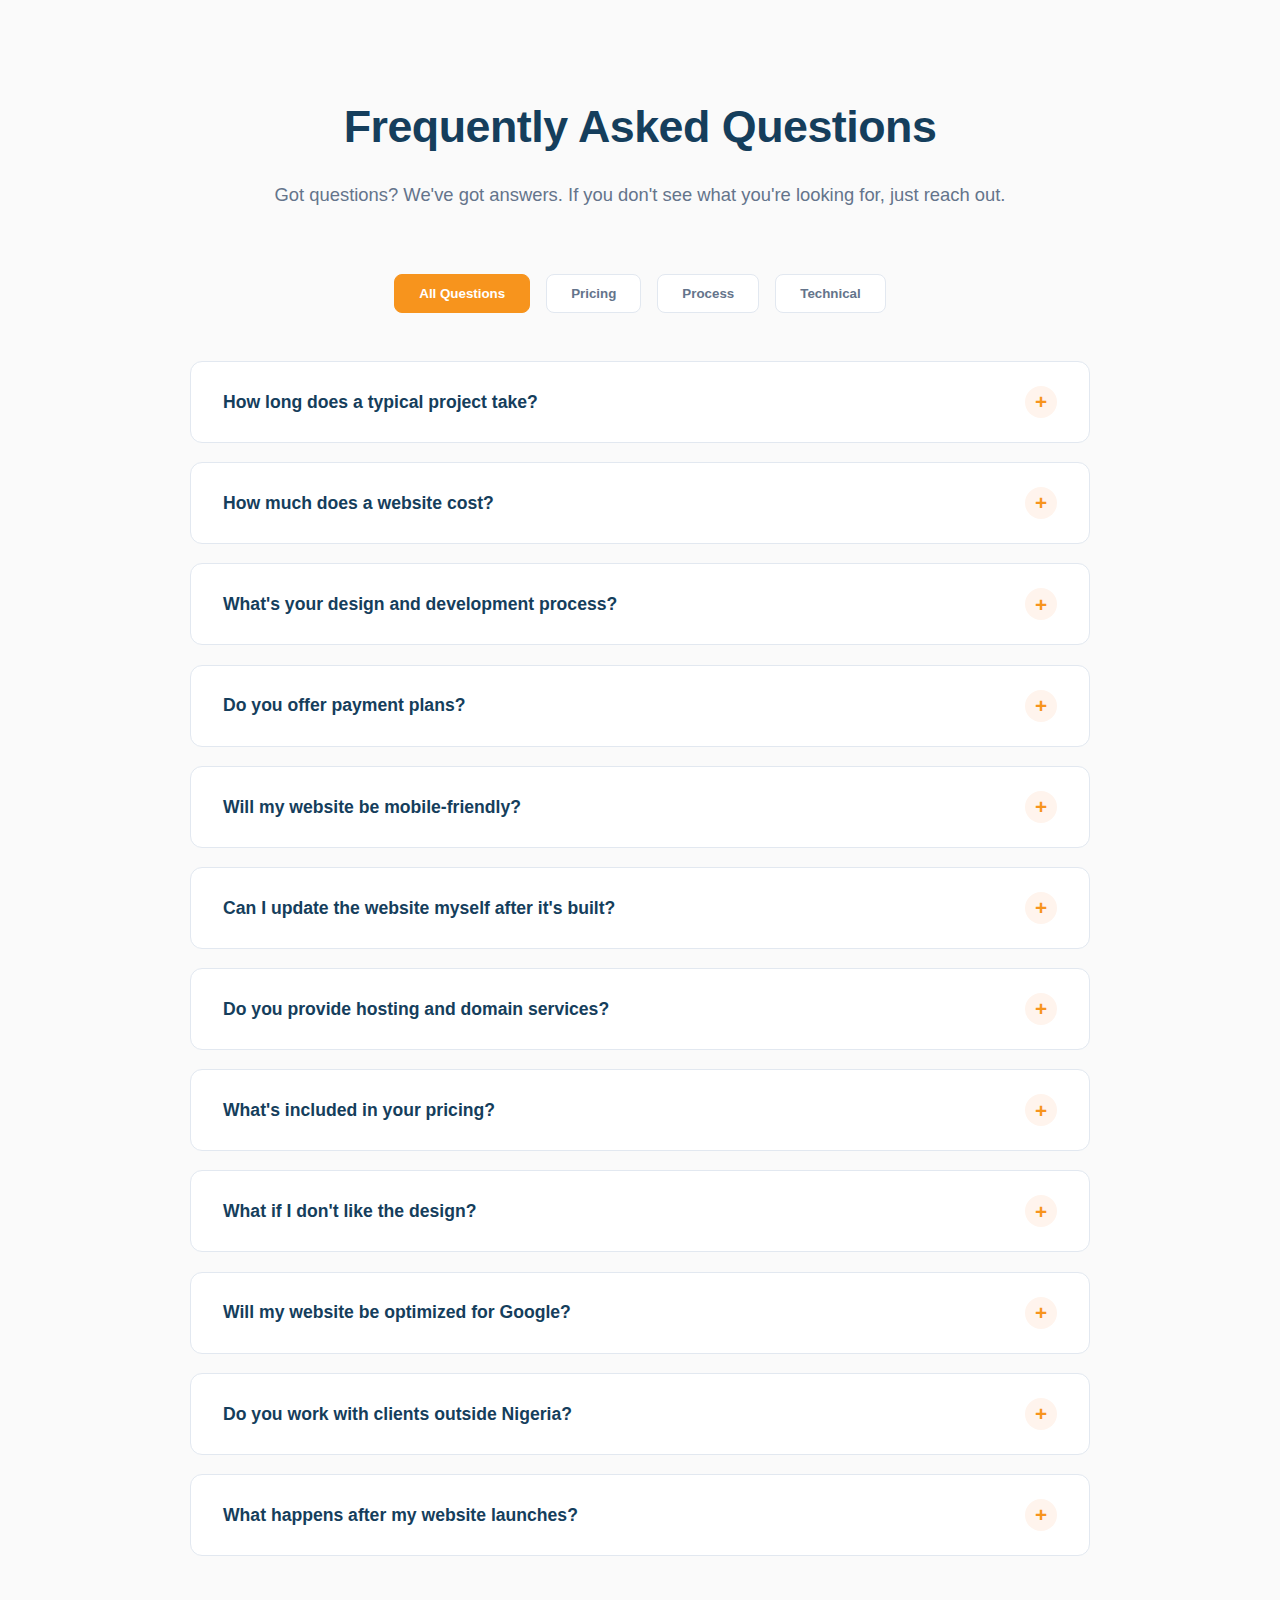
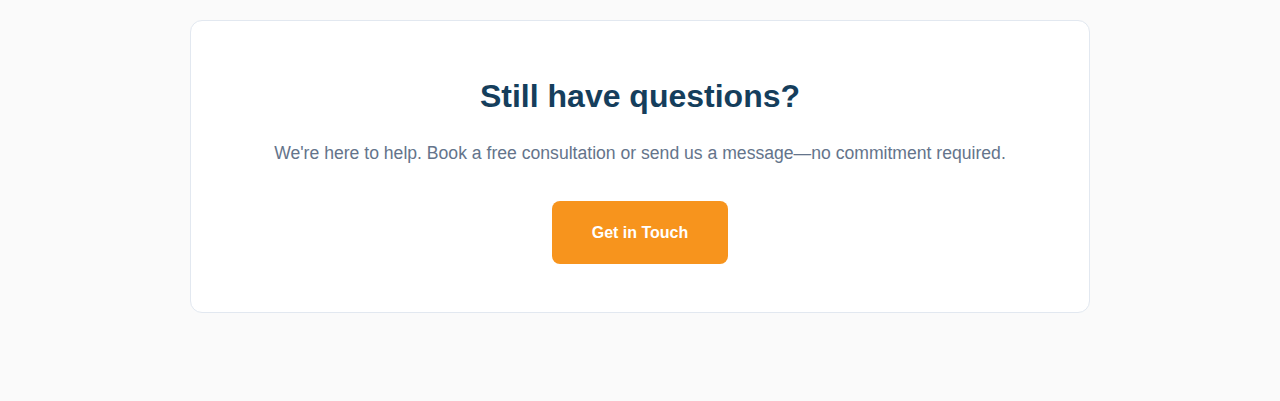
<file: webphorce/faq.html>
<!DOCTYPE html>
<html lang="en">
<head>
    <meta charset="UTF-8">
    <meta name="viewport" content="width=device-width, initial-scale=1.0">
    <title>FAQ - WebPhforce</title>
    <style>
        * {
            margin: 0;
            padding: 0;
            box-sizing: border-box;
        }

        body {
            font-family: 'Inter', -apple-system, BlinkMacSystemFont, 'Segoe UI', sans-serif;
            line-height: 1.7;
            color: #1e293b;
            background: white;
        }

        /* FAQ Section */
        .faq-section {
            padding: 5.5rem 6%;
            background: #fafafa;
        }

        .faq-container {
            max-width: 900px;
            margin: 0 auto;
        }

        .faq-header {
            text-align: center;
            margin-bottom: 4rem;
        }

        .faq-header h1 {
            font-size: 2.8rem;
            color: #153e5c;
            margin-bottom: 1rem;
            font-weight: 700;
            letter-spacing: -0.5px;
        }

        .faq-header p {
            font-size: 1.15rem;
            color: #64748b;
            line-height: 1.6;
        }

        /* Category Tabs */
        .faq-categories {
            display: flex;
            justify-content: center;
            gap: 1rem;
            margin-bottom: 3rem;
            flex-wrap: wrap;
        }

        .category-tab {
            padding: 0.7rem 1.5rem;
            border: 1px solid #e2e8f0;
            background: white;
            border-radius: 8px;
            cursor: pointer;
            font-weight: 600;
            color: #64748b;
            transition: all 0.2s;
        }

        .category-tab:hover,
        .category-tab.active {
            background: #f7941d;
            color: white;
            border-color: #f7941d;
        }

        /* FAQ Items */
        .faq-item {
            background: white;
            border-radius: 12px;
            margin-bottom: 1.2rem;
            border: 1px solid #e2e8f0;
            overflow: hidden;
            transition: all 0.2s;
        }

        .faq-item:hover {
            border-color: #f7941d;
        }

        .faq-question {
            padding: 1.5rem 2rem;
            cursor: pointer;
            display: flex;
            justify-content: space-between;
            align-items: center;
            gap: 2rem;
            user-select: none;
        }

        .faq-question h3 {
            font-size: 1.1rem;
            color: #153e5c;
            font-weight: 600;
            line-height: 1.5;
        }

        .faq-icon {
            width: 32px;
            height: 32px;
            background: #fff4ed;
            color: #f7941d;
            border-radius: 50%;
            display: flex;
            align-items: center;
            justify-content: center;
            font-size: 1.3rem;
            font-weight: 700;
            flex-shrink: 0;
            transition: transform 0.2s;
        }

        .faq-item.active .faq-icon {
            transform: rotate(45deg);
            background: #f7941d;
            color: white;
        }

        .faq-answer {
            max-height: 0;
            overflow: hidden;
            transition: max-height 0.3s ease-out, padding 0.3s ease-out;
        }

        .faq-item.active .faq-answer {
            max-height: 500px;
            padding: 0 2rem 1.5rem 2rem;
        }

        .faq-answer p {
            color: #64748b;
            line-height: 1.7;
            font-size: 0.98rem;
        }

        .faq-answer ul {
            margin: 1rem 0 1rem 1.5rem;
            color: #64748b;
        }

        .faq-answer li {
            margin-bottom: 0.5rem;
        }

        /* Still Have Questions CTA */
        .faq-cta {
            margin-top: 4rem;
            padding: 3rem;
            background: white;
            border-radius: 12px;
            text-align: center;
            border: 1px solid #e2e8f0;
        }

        .faq-cta h2 {
            font-size: 2rem;
            color: #153e5c;
            margin-bottom: 1rem;
            font-weight: 700;
        }

        .faq-cta p {
            color: #64748b;
            margin-bottom: 2rem;
            font-size: 1.1rem;
        }

        .contact-btn {
            background: #f7941d;
            color: white;
            padding: 1.1rem 2.5rem;
            border: none;
            border-radius: 8px;
            font-size: 1rem;
            font-weight: 600;
            cursor: pointer;
            transition: all 0.2s;
            display: inline-block;
            text-decoration: none;
        }

        .contact-btn:hover {
            background: #e07d0a;
            transform: translateY(-2px);
        }

        @media (max-width: 968px) {
            .faq-header h1 {
                font-size: 2.2rem;
            }

            .faq-question {
                padding: 1.2rem 1.5rem;
            }

            .faq-item.active .faq-answer {
                padding: 0 1.5rem 1.2rem 1.5rem;
            }

            .faq-question h3 {
                font-size: 1rem;
            }
        }
    </style>
</head>
<body>
    <section class="faq-section">
        <div class="faq-container">
            <div class="faq-header">
                <h1>Frequently Asked Questions</h1>
                <p>Got questions? We've got answers. If you don't see what you're looking for, just reach out.</p>
            </div>

            <!-- Category Tabs -->
            <div class="faq-categories">
                <button class="category-tab active" data-category="all">All Questions</button>
                <button class="category-tab" data-category="pricing">Pricing</button>
                <button class="category-tab" data-category="process">Process</button>
                <button class="category-tab" data-category="technical">Technical</button>
            </div>

            <!-- FAQ Items -->
            <div class="faq-list">
                <!-- General Questions -->
                <div class="faq-item" data-category="general">
                    <div class="faq-question">
                        <h3>How long does a typical project take?</h3>
                        <div class="faq-icon">+</div>
                    </div>
                    <div class="faq-answer">
                        <p>It depends on what we're building, but here are some rough timelines:</p>
                        <ul>
                            <li>Simple website: 2-4 weeks</li>
                            <li>E-commerce store: 4-8 weeks</li>
                            <li>Mobile app: 8-16 weeks</li>
                            <li>Custom web application: 12-24 weeks</li>
                        </ul>
                        <p>We'll give you a more specific timeline during our initial consultation once we understand your requirements.</p>
                    </div>
                </div>

                <div class="faq-item" data-category="pricing">
                    <div class="faq-question">
                        <h3>How much does a website cost?</h3>
                        <div class="faq-icon">+</div>
                    </div>
                    <div class="faq-answer">
                        <p>Honest answer: it varies widely based on what you need. A simple 5-page website might start around ₦500,000, while a complex e-commerce platform could be ₦3,000,000+.</p>
                        <p>We don't do one-size-fits-all pricing because every project is different. After understanding your needs, we'll give you a transparent quote with no hidden fees.</p>
                    </div>
                </div>

                <div class="faq-item" data-category="process">
                    <div class="faq-question">
                        <h3>What's your design and development process?</h3>
                        <div class="faq-icon">+</div>
                    </div>
                    <div class="faq-answer">
                        <p>We keep it simple and collaborative:</p>
                        <ul>
                            <li><strong>Discovery:</strong> We learn about your business, goals, and audience</li>
                            <li><strong>Strategy:</strong> We plan the features, structure, and approach</li>
                            <li><strong>Design:</strong> We create mockups and prototypes for your feedback</li>
                            <li><strong>Development:</strong> We build everything properly with clean code</li>
                            <li><strong>Testing:</strong> We make sure everything works perfectly</li>
                            <li><strong>Launch:</strong> We go live and monitor closely</li>
                        </ul>
                        <p>You're involved throughout the process, with regular check-ins and updates.</p>
                    </div>
                </div>

                <div class="faq-item" data-category="pricing">
                    <div class="faq-question">
                        <h3>Do you offer payment plans?</h3>
                        <div class="faq-icon">+</div>
                    </div>
                    <div class="faq-answer">
                        <p>Yes! We understand not everyone can pay everything upfront. We typically structure payments like this:</p>
                        <ul>
                            <li>50% upfront to start the project</li>
                            <li>25% at the midpoint (when design is approved)</li>
                            <li>25% before launch</li>
                        </ul>
                        <p>For larger projects, we can discuss custom payment schedules that work for your budget.</p>
                    </div>
                </div>

                <div class="faq-item" data-category="technical">
                    <div class="faq-question">
                        <h3>Will my website be mobile-friendly?</h3>
                        <div class="faq-icon">+</div>
                    </div>
                    <div class="faq-answer">
                        <p>Absolutely. Every website we build is fully responsive, meaning it looks great and works perfectly on phones, tablets, and desktops. In fact, we often design mobile-first since most people browse on their phones these days.</p>
                    </div>
                </div>

                <div class="faq-item" data-category="process">
                    <div class="faq-question">
                        <h3>Can I update the website myself after it's built?</h3>
                        <div class="faq-icon">+</div>
                    </div>
                    <div class="faq-answer">
                        <p>Yes! We build most websites on user-friendly platforms like WordPress or Webflow so you can easily update content, add blog posts, or change images without touching code.</p>
                        <p>We also provide training and documentation so you feel confident making updates. And if you ever get stuck, we're just a message away.</p>
                    </div>
                </div>

                <div class="faq-item" data-category="technical">
                    <div class="faq-question">
                        <h3>Do you provide hosting and domain services?</h3>
                        <div class="faq-icon">+</div>
                    </div>
                    <div class="faq-answer">
                        <p>We can help you set up hosting and a domain, and we'll recommend reliable providers. Most clients prefer to own their hosting account directly (which we think is best practice), but we can manage it for you if you prefer.</p>
                        <p>Typical hosting costs are ₦20,000-₦100,000 per year depending on your needs.</p>
                    </div>
                </div>

                <div class="faq-item" data-category="pricing">
                    <div class="faq-question">
                        <h3>What's included in your pricing?</h3>
                        <div class="faq-icon">+</div>
                    </div>
                    <div class="faq-answer">
                        <p>Our quotes typically include:</p>
                        <ul>
                            <li>Design and development</li>
                            <li>Mobile responsiveness</li>
                            <li>SEO basics (meta tags, fast loading, etc.)</li>
                            <li>Security setup</li>
                            <li>Training on how to use your site</li>
                            <li>30 days of free support after launch</li>
                        </ul>
                        <p>Things like ongoing maintenance, hosting, and domain registration are separate but we're transparent about all costs upfront.</p>
                    </div>
                </div>

                <div class="faq-item" data-category="process">
                    <div class="faq-question">
                        <h3>What if I don't like the design?</h3>
                        <div class="faq-icon">+</div>
                    </div>
                    <div class="faq-answer">
                        <p>We include revision rounds in every project. If you're not happy with the initial designs, we'll keep refining until we get it right. Our goal is to create something you love, not just something that's "good enough."</p>
                        <p>That said, we do our best to nail it early by spending time understanding your brand and preferences upfront.</p>
                    </div>
                </div>

                <div class="faq-item" data-category="technical">
                    <div class="faq-question">
                        <h3>Will my website be optimized for Google?</h3>
                        <div class="faq-icon">+</div>
                    </div>
                    <div class="faq-answer">
                        <p>Yes. Every website we build follows SEO best practices: fast loading speeds, clean code, proper meta tags, mobile optimization, and good site structure.</p>
                        <p>For clients who want to rank competitively, we also offer ongoing SEO services including content strategy, link building, and technical optimization.</p>
                    </div>
                </div>

                <div class="faq-item" data-category="general">
                    <div class="faq-question">
                        <h3>Do you work with clients outside Nigeria?</h3>
                        <div class="faq-icon">+</div>
                    </div>
                    <div class="faq-answer">
                        <p>Absolutely! We've worked with clients across Africa, Europe, and North America. Time zones have never been an issue—we're flexible and make sure communication stays smooth no matter where you are.</p>
                    </div>
                </div>

                <div class="faq-item" data-category="general">
                    <div class="faq-question">
                        <h3>What happens after my website launches?</h3>
                        <div class="faq-icon">+</div>
                    </div>
                    <div class="faq-answer">
                        <p>After launch, you get 30 days of free support for any bugs or tweaks. After that, you can manage the site yourself, or we offer monthly maintenance plans starting at ₦50,000/month.</p>
                        <p>Many clients stick with us for ongoing updates, security monitoring, backups, and optimization—but it's totally optional.</p>
                    </div>
                </div>
            </div>

            <!-- CTA -->
            <div class="faq-cta">
                <h2>Still have questions?</h2>
                <p>We're here to help. Book a free consultation or send us a message—no commitment required.</p>
                <a href="#" class="contact-btn">Get in Touch</a>
            </div>
        </div>
    </section>

    <script>
        // FAQ Accordion functionality
        const faqItems = document.querySelectorAll('.faq-item');
        
        faqItems.forEach(item => {
            const question = item.querySelector('.faq-question');
            
            question.addEventListener('click', () => {
                const isActive = item.classList.contains('active');
                
                // Close all items
                faqItems.forEach(i => i.classList.remove('active'));
                
                // Open clicked item if it wasn't active
                if (!isActive) {
                    item.classList.add('active');
                }
            });
        });

        // Category filtering
        const categoryTabs = document.querySelectorAll('.category-tab');
        
        categoryTabs.forEach(tab => {
            tab.addEventListener('click', () => {
                const category = tab.dataset.category;
                
                // Update active tab
                categoryTabs.forEach(t => t.classList.remove('active'));
                tab.classList.add('active');
                
                // Filter FAQ items
                faqItems.forEach(item => {
                    if (category === 'all' || item.dataset.category === category) {
                        item.style.display = 'block';
                    } else {
                        item.style.display = 'none';
                    }
                });
            });
        });
    </script>
</body>
</html>
</file>
